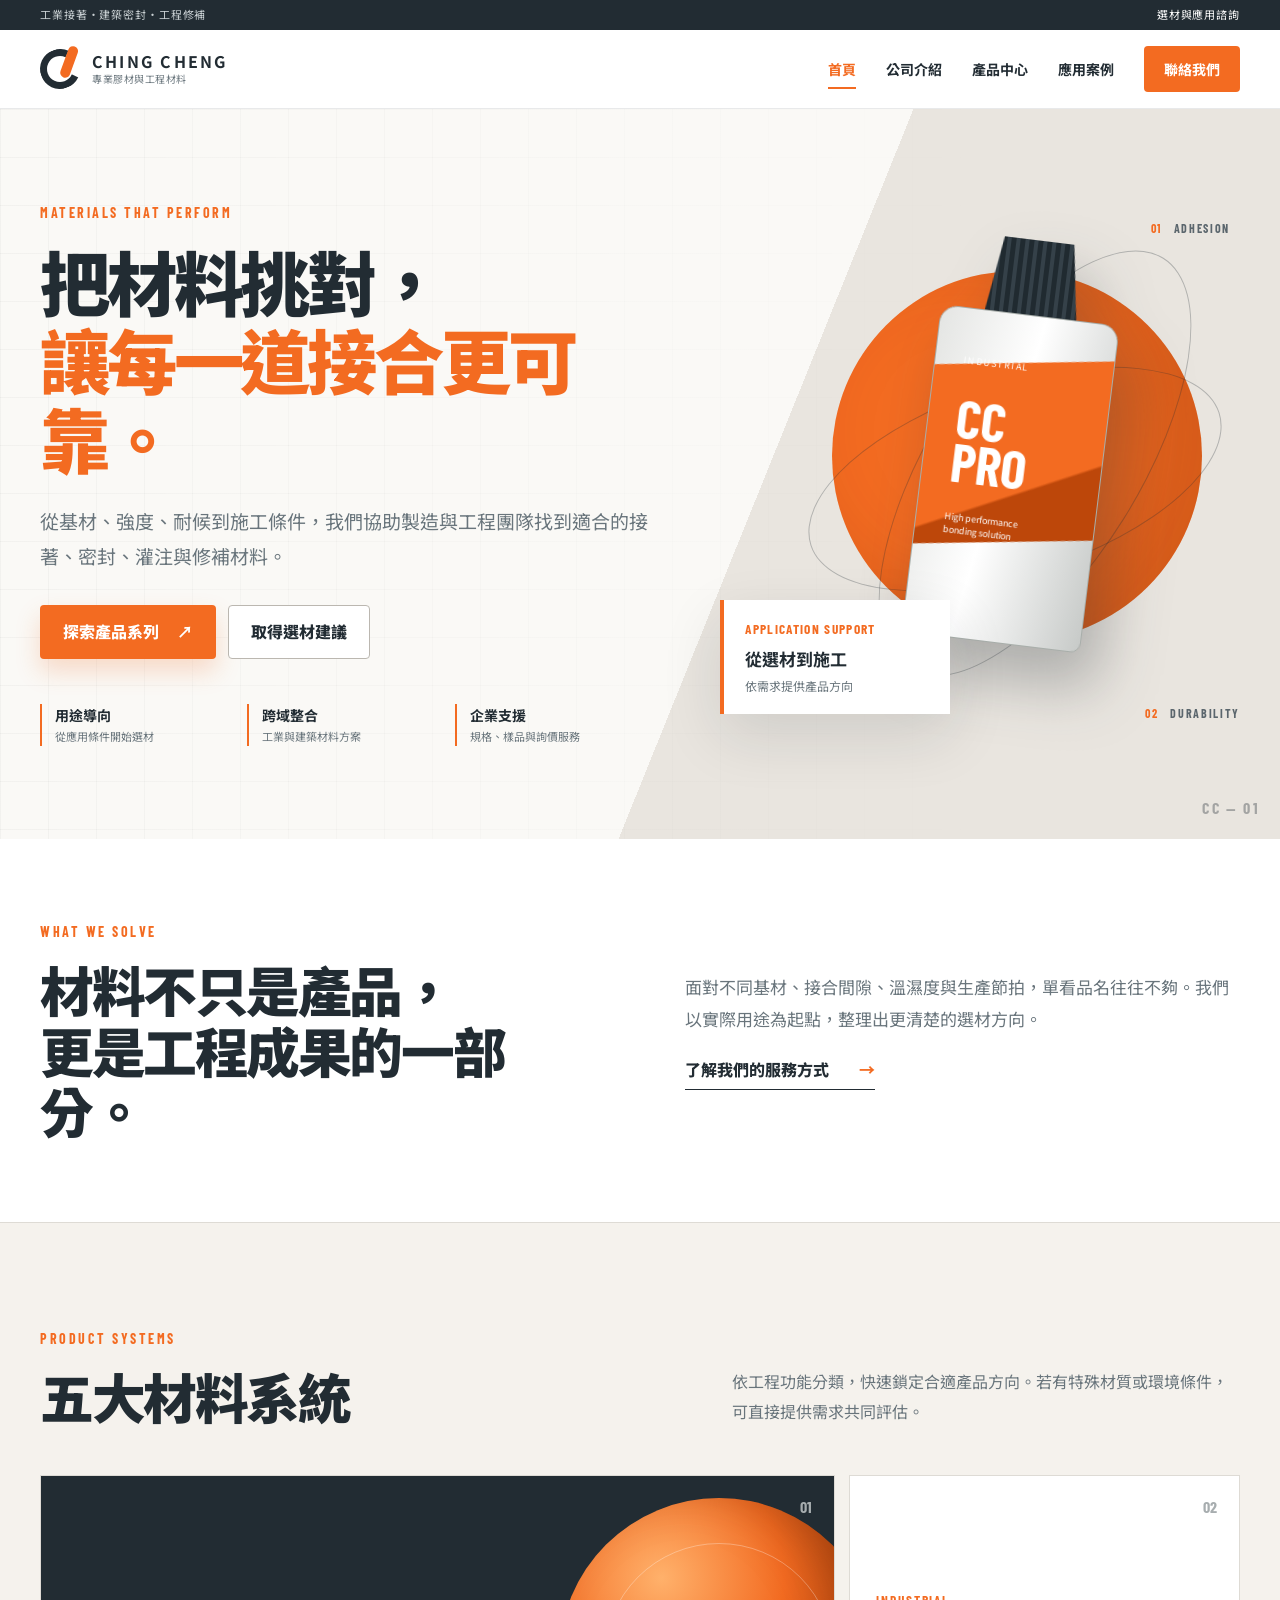
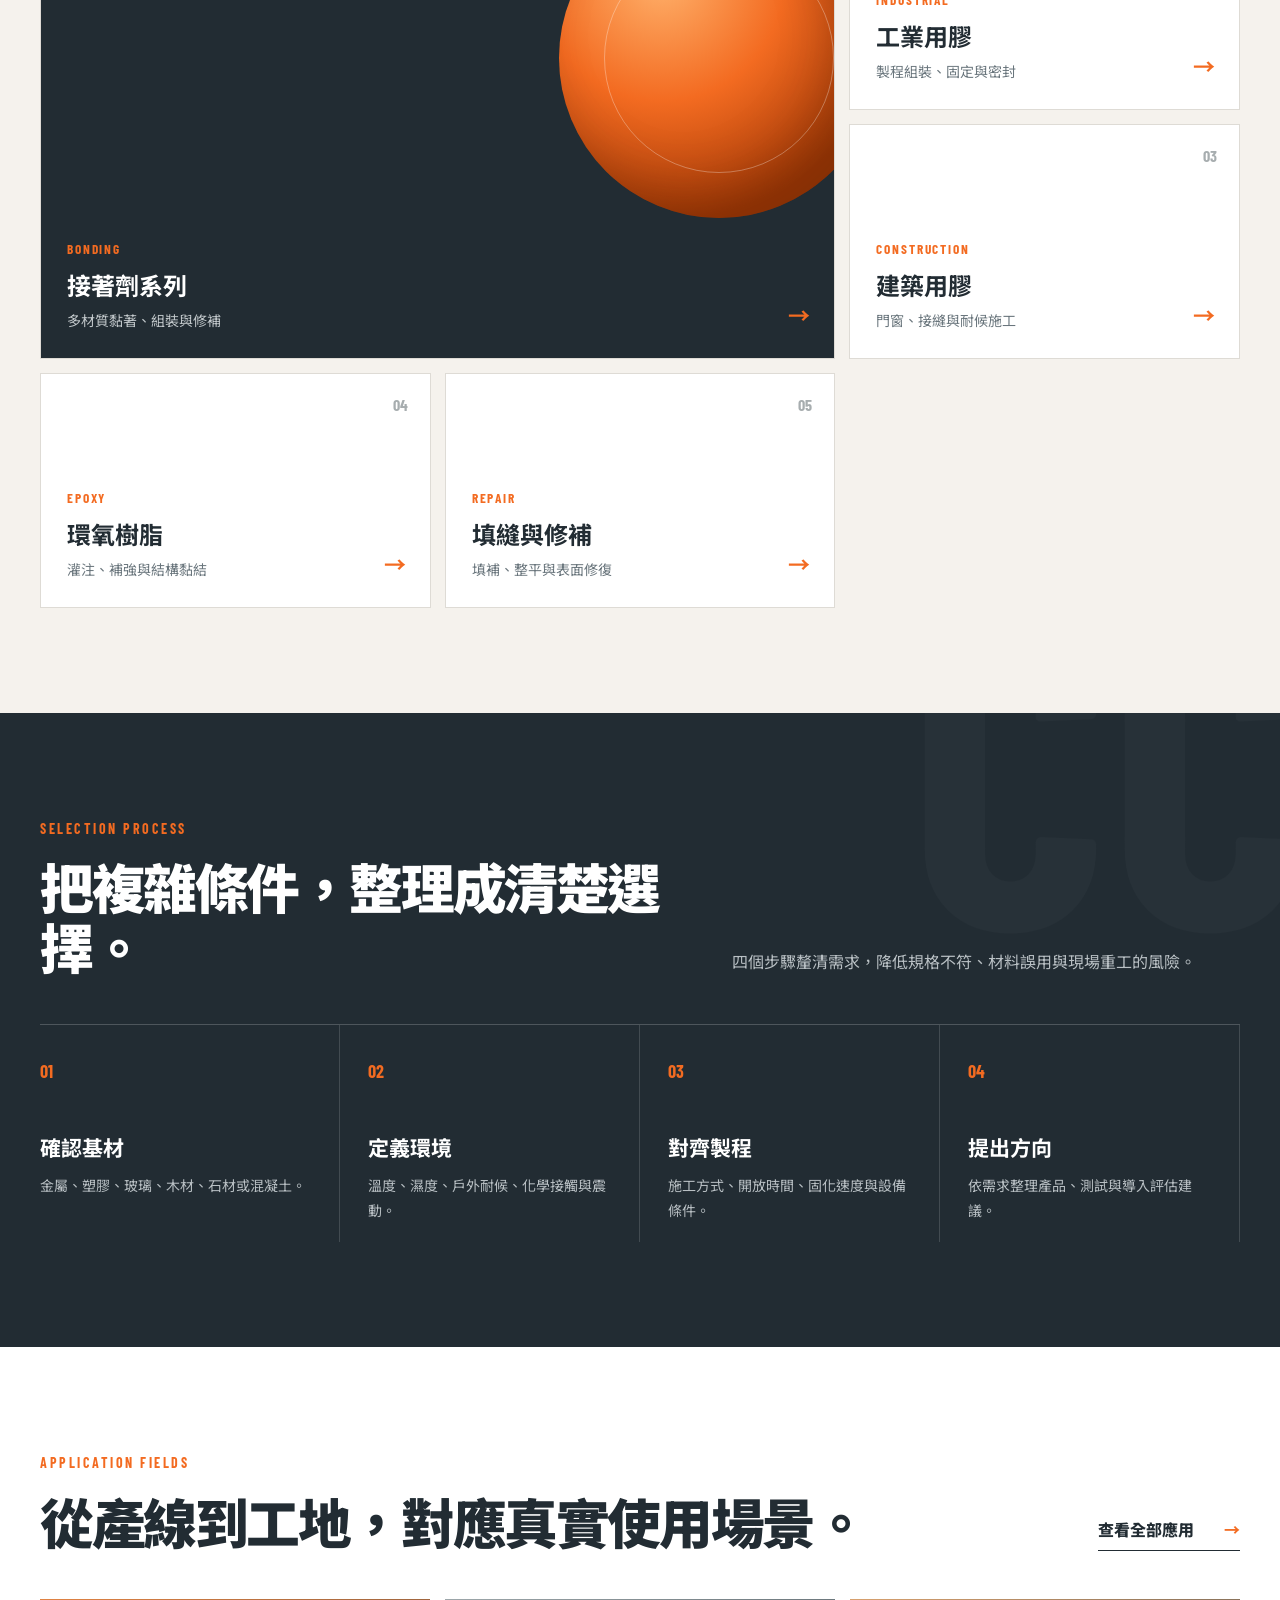
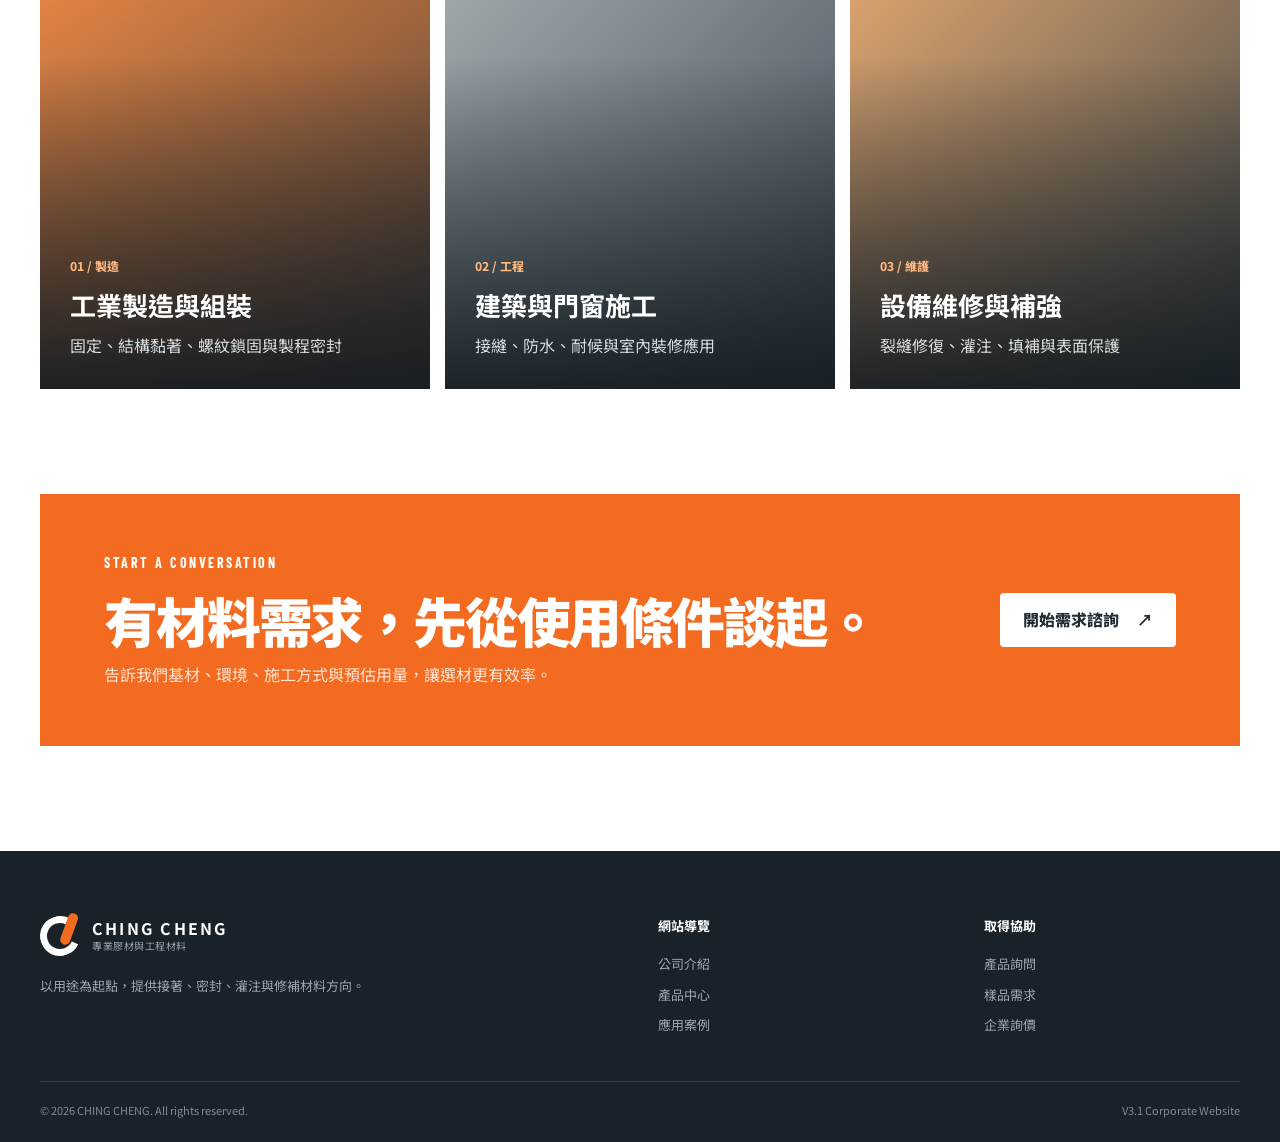
<file: index.html>
<!doctype html>
<html lang="zh-Hant">
<head>
  <meta charset="utf-8">
  <meta name="viewport" content="width=device-width,initial-scale=1,viewport-fit=cover">
  <meta name="description" content="CHING CHENG 提供工業接著、建築密封、環氧灌注與填縫修補材料，協助企業依基材、環境與製程條件快速選材。">
  <meta name="theme-color" content="#222c33">
  <title>CHING CHENG｜工業膠材與工程材料解決方案</title>
  <link rel="stylesheet" href="styles.css">
</head>
<body>
  <a class="skip-link" href="#main">跳至主要內容</a>
  <header class="header">
    <div class="utility"><div class="container">工業接著・建築密封・工程修補 <span>選材與應用諮詢</span></div></div>
    <div class="container nav-wrap">
      <a class="brand" href="index.html" aria-label="CHING CHENG 首頁"><span class="brand-mark" aria-hidden="true"></span><span><strong>CHING CHENG</strong><small>專業膠材與工程材料</small></span></a>
      <button class="menu" type="button" aria-label="開啟導覽選單" aria-expanded="false" aria-controls="site-nav"><span></span><span></span><span></span></button>
      <nav class="nav" id="site-nav" aria-label="主要導覽"><a class="active" aria-current="page" href="index.html">首頁</a><a href="about.html">公司介紹</a><a href="products.html">產品中心</a><a href="applications.html">應用案例</a><a class="nav-cta" href="contact.html">聯絡我們</a></nav>
    </div>
  </header>

  <main id="main">
    <section class="hero">
      <div class="container hero-grid">
        <div class="hero-copy reveal">
          <p class="eyebrow">MATERIALS THAT PERFORM</p>
          <h1>把材料挑對，<br><span>讓每一道接合更可靠。</span></h1>
          <p class="lead">從基材、強度、耐候到施工條件，我們協助製造與工程團隊找到適合的接著、密封、灌注與修補材料。</p>
          <div class="actions"><a class="btn primary" href="products.html">探索產品系列 <span aria-hidden="true">↗</span></a><a class="btn secondary" href="contact.html">取得選材建議</a></div>
          <div class="trust" aria-label="服務特色"><div><b>用途導向</b><span>從應用條件開始選材</span></div><div><b>跨域整合</b><span>工業與建築材料方案</span></div><div><b>企業支援</b><span>規格、樣品與詢價服務</span></div></div>
        </div>
        <div class="hero-stage reveal" aria-label="CHING CHENG 工業膠材產品意象">
          <div class="tech-label label-top"><span>01</span> ADHESION</div>
          <div class="product-pack"><div class="pack-cap"></div><div class="pack-body"><small>INDUSTRIAL</small><strong>CC<br>PRO</strong><span>High performance<br>bonding solution</span></div></div>
          <div class="orbit orbit-one"></div><div class="orbit orbit-two"></div>
          <div class="spec-card"><small>APPLICATION SUPPORT</small><b>從選材到施工</b><span>依需求提供產品方向</span></div>
          <div class="tech-label label-bottom"><span>02</span> DURABILITY</div>
        </div>
      </div>
      <div class="hero-index" aria-hidden="true">CC — 01</div>
    </section>

    <section class="section intro-strip">
      <div class="container split intro-grid reveal"><div><p class="eyebrow">WHAT WE SOLVE</p><h2>材料不只是產品，<br>更是工程成果的一部分。</h2></div><div><p class="lead-sm">面對不同基材、接合間隙、溫濕度與生產節拍，單看品名往往不夠。我們以實際用途為起點，整理出更清楚的選材方向。</p><a class="text-link" href="about.html">了解我們的服務方式 <span>→</span></a></div></div>
    </section>

    <section class="section soft" id="products">
      <div class="container">
        <div class="section-head reveal"><div><p class="eyebrow">PRODUCT SYSTEMS</p><h2>五大材料系統</h2></div><p>依工程功能分類，快速鎖定合適產品方向。若有特殊材質或環境條件，可直接提供需求共同評估。</p></div>
        <div class="category-grid">
          <a class="category-card featured reveal" href="products.html#adhesives"><span class="card-no">01</span><div class="material-orb"></div><div><small>BONDING</small><h3>接著劑系列</h3><p>多材質黏著、組裝與修補</p></div><b>→</b></a>
          <a class="category-card reveal" href="products.html#industrial"><span class="card-no">02</span><div><small>INDUSTRIAL</small><h3>工業用膠</h3><p>製程組裝、固定與密封</p></div><b>→</b></a>
          <a class="category-card reveal" href="products.html#construction"><span class="card-no">03</span><div><small>CONSTRUCTION</small><h3>建築用膠</h3><p>門窗、接縫與耐候施工</p></div><b>→</b></a>
          <a class="category-card reveal" href="products.html#epoxy"><span class="card-no">04</span><div><small>EPOXY</small><h3>環氧樹脂</h3><p>灌注、補強與結構黏結</p></div><b>→</b></a>
          <a class="category-card reveal" href="products.html#sealants"><span class="card-no">05</span><div><small>REPAIR</small><h3>填縫與修補</h3><p>填補、整平與表面修復</p></div><b>→</b></a>
        </div>
      </div>
    </section>

    <section class="section dark process-section">
      <div class="container">
        <div class="section-head reveal"><div><p class="eyebrow">SELECTION PROCESS</p><h2>把複雜條件，整理成清楚選擇。</h2></div><p>四個步驟釐清需求，降低規格不符、材料誤用與現場重工的風險。</p></div>
        <div class="process-grid">
          <article class="process-card reveal"><b>01</b><h3>確認基材</h3><p>金屬、塑膠、玻璃、木材、石材或混凝土。</p></article>
          <article class="process-card reveal"><b>02</b><h3>定義環境</h3><p>溫度、濕度、戶外耐候、化學接觸與震動。</p></article>
          <article class="process-card reveal"><b>03</b><h3>對齊製程</h3><p>施工方式、開放時間、固化速度與設備條件。</p></article>
          <article class="process-card reveal"><b>04</b><h3>提出方向</h3><p>依需求整理產品、測試與導入評估建議。</p></article>
        </div>
      </div>
    </section>

    <section class="section applications-preview">
      <div class="container">
        <div class="section-head reveal"><div><p class="eyebrow">APPLICATION FIELDS</p><h2>從產線到工地，對應真實使用場景。</h2></div><a class="text-link" href="applications.html">查看全部應用 <span>→</span></a></div>
        <div class="application-bands">
          <a class="app-band app-industrial reveal" href="applications.html#manufacturing"><span>01 / 製造</span><h3>工業製造與組裝</h3><p>固定、結構黏著、螺紋鎖固與製程密封</p></a>
          <a class="app-band app-building reveal" href="applications.html#building"><span>02 / 工程</span><h3>建築與門窗施工</h3><p>接縫、防水、耐候與室內裝修應用</p></a>
          <a class="app-band app-maintenance reveal" href="applications.html#maintenance"><span>03 / 維護</span><h3>設備維修與補強</h3><p>裂縫修復、灌注、填補與表面保護</p></a>
        </div>
      </div>
    </section>

    <section class="cta-section"><div class="container cta-panel reveal"><div><p class="eyebrow">START A CONVERSATION</p><h2>有材料需求，先從使用條件談起。</h2><p>告訴我們基材、環境、施工方式與預估用量，讓選材更有效率。</p></div><a class="btn light" href="contact.html">開始需求諮詢 <span>↗</span></a></div></section>
  </main>

  <footer class="footer"><div class="container footer-grid"><div><a class="brand footer-brand" href="index.html"><span class="brand-mark"></span><span><strong>CHING CHENG</strong><small>專業膠材與工程材料</small></span></a><p>以用途為起點，提供接著、密封、灌注與修補材料方向。</p></div><div><strong>網站導覽</strong><a href="about.html">公司介紹</a><a href="products.html">產品中心</a><a href="applications.html">應用案例</a></div><div><strong>取得協助</strong><a href="contact.html">產品詢問</a><a href="contact.html?topic=sample">樣品需求</a><a href="contact.html?topic=quote">企業詢價</a></div></div><div class="container footer-bottom"><span>© <span data-year></span> CHING CHENG. All rights reserved.</span><span>V3.1 Corporate Website</span></div></footer>
  <script src="main.js" defer></script>
</body>
</html>
</file>
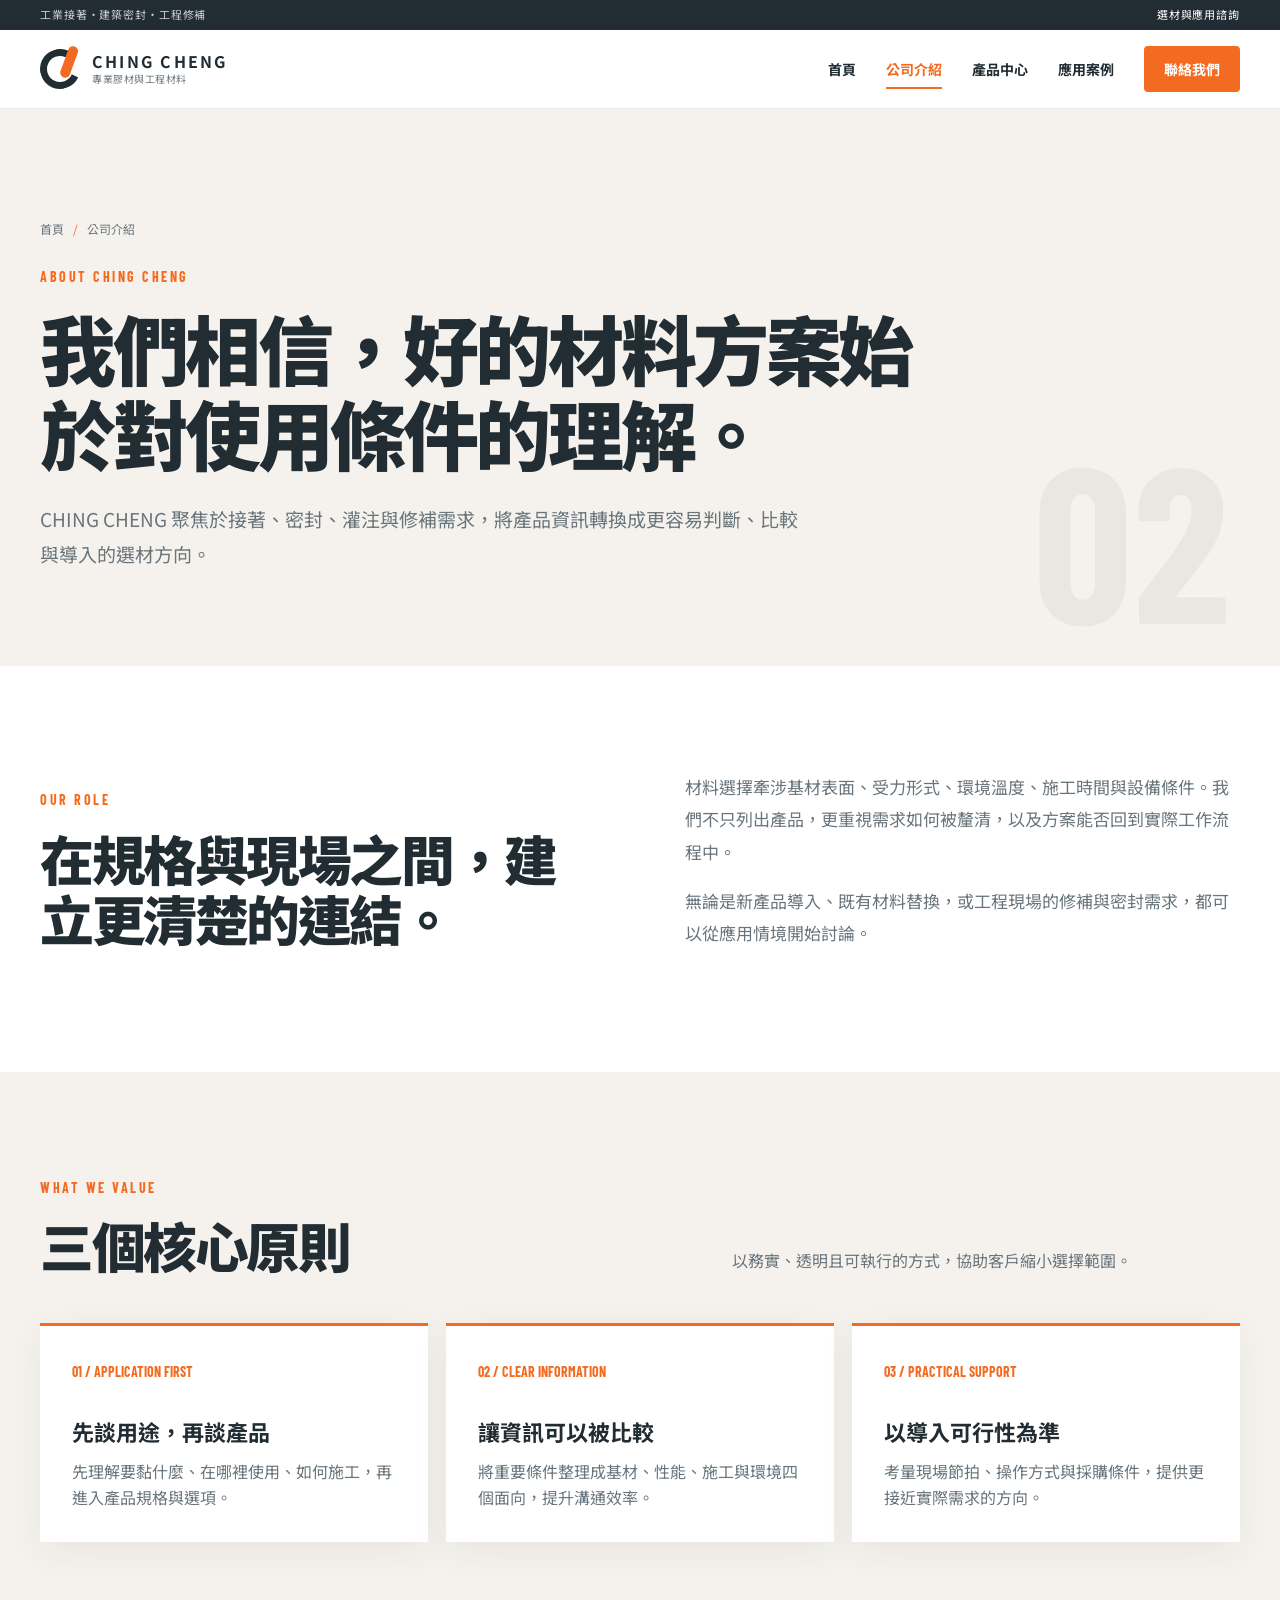
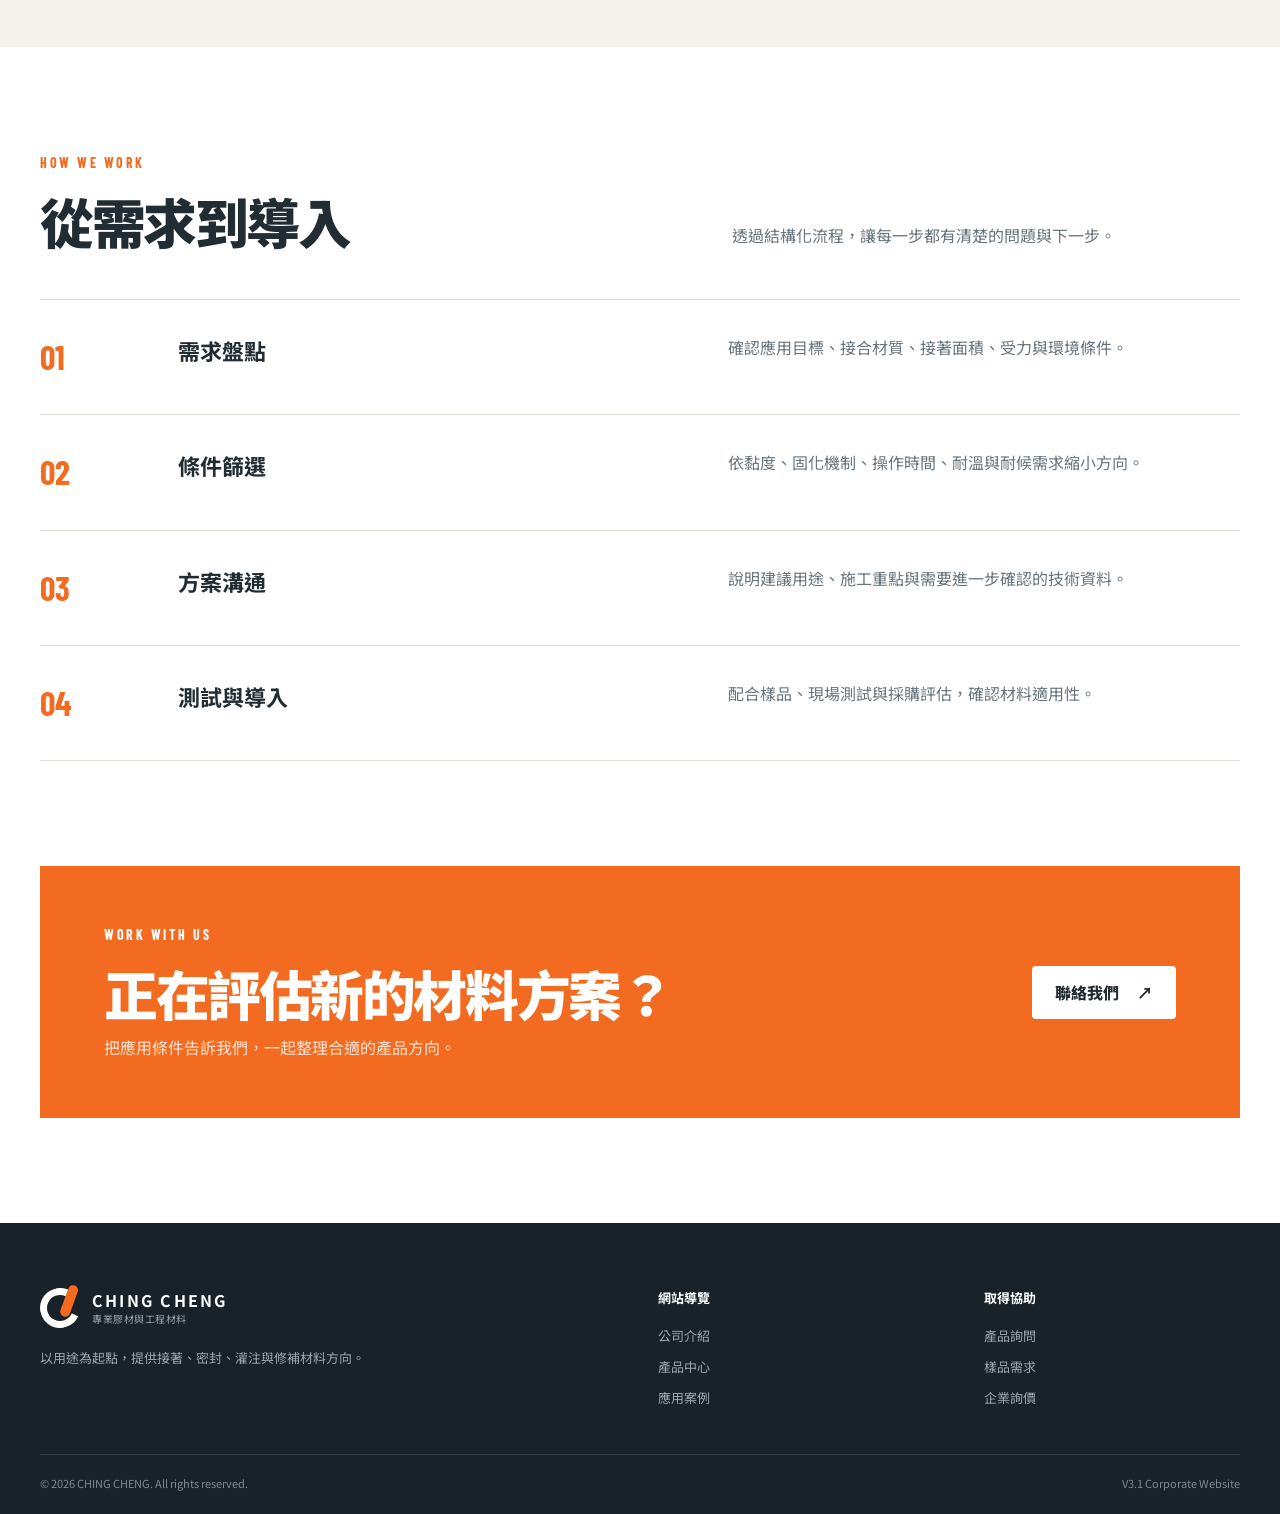
<file: about.html>
<!doctype html>
<html lang="zh-Hant">
<head>
  <meta charset="utf-8"><meta name="viewport" content="width=device-width,initial-scale=1,viewport-fit=cover"><meta name="description" content="認識 CHING CHENG 的材料服務方式：從應用需求、基材條件到產品導入，協助企業做出更適合的選材決策。"><meta name="theme-color" content="#222c33">
  <title>公司介紹｜CHING CHENG</title><link rel="stylesheet" href="styles.css">
</head>
<body>
  <a class="skip-link" href="#main">跳至主要內容</a>
  <header class="header"><div class="utility"><div class="container">工業接著・建築密封・工程修補 <span>選材與應用諮詢</span></div></div><div class="container nav-wrap"><a class="brand" href="index.html" aria-label="CHING CHENG 首頁"><span class="brand-mark"></span><span><strong>CHING CHENG</strong><small>專業膠材與工程材料</small></span></a><button class="menu" type="button" aria-label="開啟導覽選單" aria-expanded="false" aria-controls="site-nav"><span></span><span></span><span></span></button><nav class="nav" id="site-nav" aria-label="主要導覽"><a href="index.html">首頁</a><a class="active" aria-current="page" href="about.html">公司介紹</a><a href="products.html">產品中心</a><a href="applications.html">應用案例</a><a class="nav-cta" href="contact.html">聯絡我們</a></nav></div></header>
  <main id="main">
    <section class="page-hero" data-index="02"><div class="container reveal"><div class="breadcrumb"><a href="index.html">首頁</a><span>/</span>公司介紹</div><p class="eyebrow">ABOUT CHING CHENG</p><h1>我們相信，好的材料方案始於對使用條件的理解。</h1><p class="lead">CHING CHENG 聚焦於接著、密封、灌注與修補需求，將產品資訊轉換成更容易判斷、比較與導入的選材方向。</p></div></section>
    <section class="section"><div class="container split reveal"><div><p class="eyebrow">OUR ROLE</p><h2>在規格與現場之間，建立更清楚的連結。</h2></div><div><p class="lead-sm">材料選擇牽涉基材表面、受力形式、環境溫度、施工時間與設備條件。我們不只列出產品，更重視需求如何被釐清，以及方案能否回到實際工作流程中。</p><p class="lead-sm">無論是新產品導入、既有材料替換，或工程現場的修補與密封需求，都可以從應用情境開始討論。</p></div></div></section>
    <section class="section soft"><div class="container"><div class="section-head reveal"><div><p class="eyebrow">WHAT WE VALUE</p><h2>三個核心原則</h2></div><p>以務實、透明且可執行的方式，協助客戶縮小選擇範圍。</p></div><div class="value-grid"><article class="value-card reveal"><b>01 / APPLICATION FIRST</b><h3>先談用途，再談產品</h3><p>先理解要黏什麼、在哪裡使用、如何施工，再進入產品規格與選項。</p></article><article class="value-card reveal"><b>02 / CLEAR INFORMATION</b><h3>讓資訊可以被比較</h3><p>將重要條件整理成基材、性能、施工與環境四個面向，提升溝通效率。</p></article><article class="value-card reveal"><b>03 / PRACTICAL SUPPORT</b><h3>以導入可行性為準</h3><p>考量現場節拍、操作方式與採購條件，提供更接近實際需求的方向。</p></article></div></div></section>
    <section class="section"><div class="container"><div class="section-head reveal"><div><p class="eyebrow">HOW WE WORK</p><h2>從需求到導入</h2></div><p>透過結構化流程，讓每一步都有清楚的問題與下一步。</p></div><div class="service-steps"><article class="service-step reveal"><b>01</b><h3>需求盤點</h3><p>確認應用目標、接合材質、接著面積、受力與環境條件。</p></article><article class="service-step reveal"><b>02</b><h3>條件篩選</h3><p>依黏度、固化機制、操作時間、耐溫與耐候需求縮小方向。</p></article><article class="service-step reveal"><b>03</b><h3>方案溝通</h3><p>說明建議用途、施工重點與需要進一步確認的技術資料。</p></article><article class="service-step reveal"><b>04</b><h3>測試與導入</h3><p>配合樣品、現場測試與採購評估，確認材料適用性。</p></article></div></div></section>
    <section class="cta-section"><div class="container cta-panel reveal"><div><p class="eyebrow">WORK WITH US</p><h2>正在評估新的材料方案？</h2><p>把應用條件告訴我們，一起整理合適的產品方向。</p></div><a class="btn light" href="contact.html">聯絡我們 <span>↗</span></a></div></section>
  </main>
  <footer class="footer"><div class="container footer-grid"><div><a class="brand footer-brand" href="index.html"><span class="brand-mark"></span><span><strong>CHING CHENG</strong><small>專業膠材與工程材料</small></span></a><p>以用途為起點，提供接著、密封、灌注與修補材料方向。</p></div><div><strong>網站導覽</strong><a href="about.html">公司介紹</a><a href="products.html">產品中心</a><a href="applications.html">應用案例</a></div><div><strong>取得協助</strong><a href="contact.html">產品詢問</a><a href="contact.html?topic=sample">樣品需求</a><a href="contact.html?topic=quote">企業詢價</a></div></div><div class="container footer-bottom"><span>© <span data-year></span> CHING CHENG. All rights reserved.</span><span>V3.1 Corporate Website</span></div></footer>
  <script src="main.js" defer></script>
</body></html>
</file>
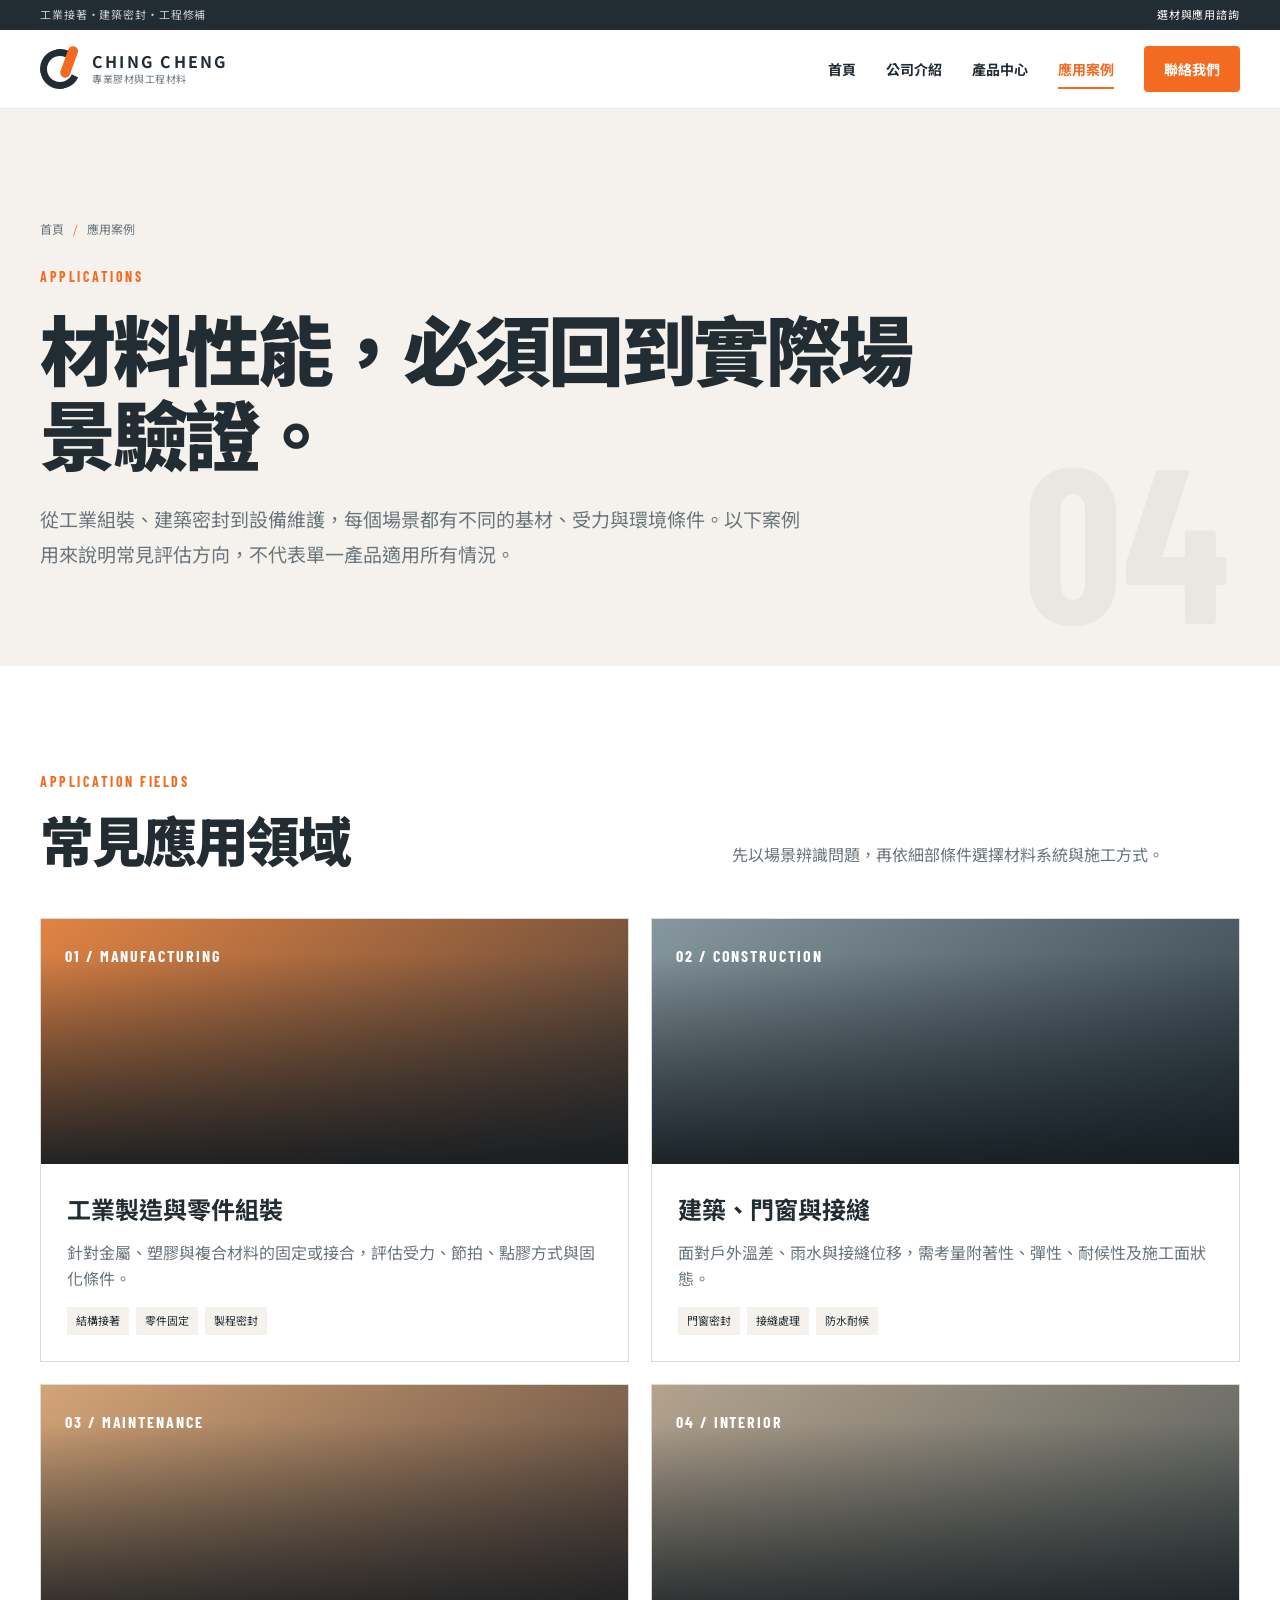
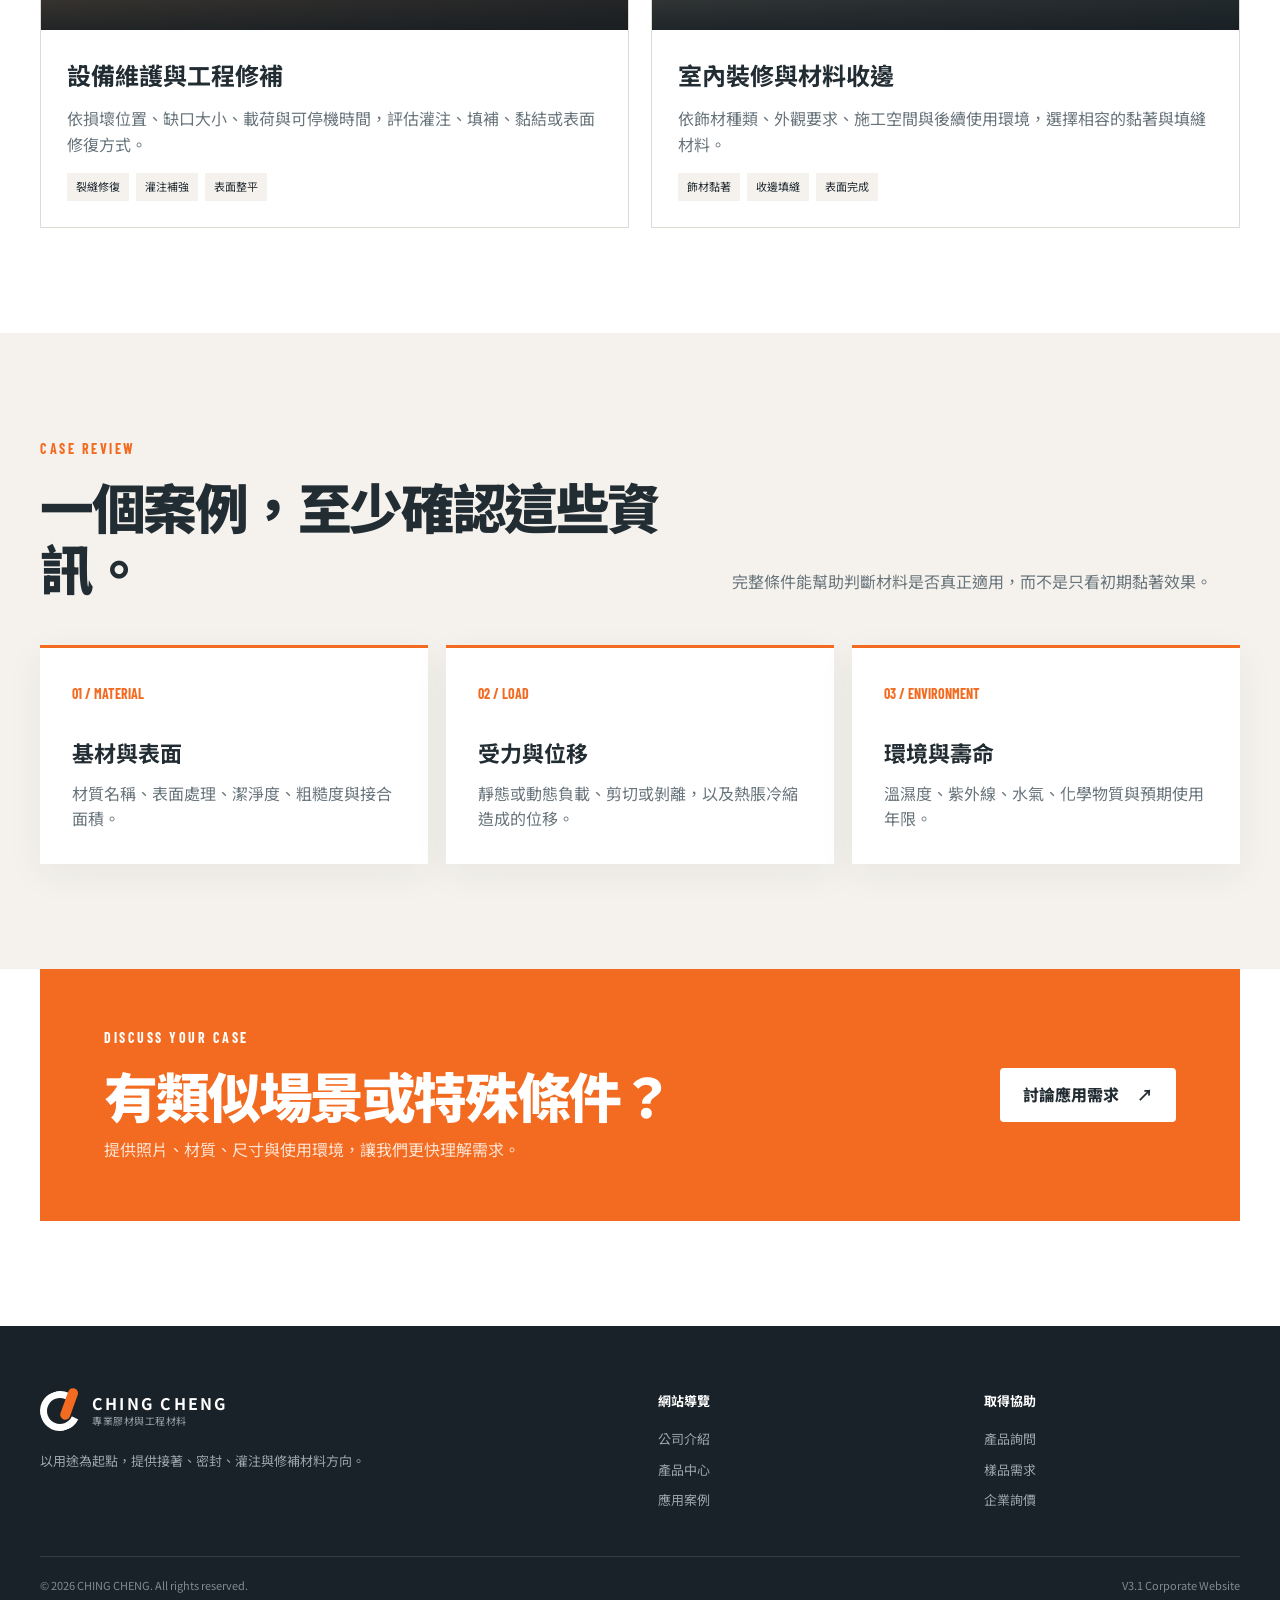
<file: applications.html>
<!doctype html>
<html lang="zh-Hant">
<head>
  <meta charset="utf-8"><meta name="viewport" content="width=device-width,initial-scale=1,viewport-fit=cover"><meta name="description" content="CHING CHENG 工業製造、建築門窗、設備維修與防水密封應用案例方向。"><meta name="theme-color" content="#222c33">
  <title>應用案例｜CHING CHENG</title><link rel="stylesheet" href="styles.css">
</head>
<body>
  <a class="skip-link" href="#main">跳至主要內容</a>
  <header class="header"><div class="utility"><div class="container">工業接著・建築密封・工程修補 <span>選材與應用諮詢</span></div></div><div class="container nav-wrap"><a class="brand" href="index.html" aria-label="CHING CHENG 首頁"><span class="brand-mark"></span><span><strong>CHING CHENG</strong><small>專業膠材與工程材料</small></span></a><button class="menu" type="button" aria-label="開啟導覽選單" aria-expanded="false" aria-controls="site-nav"><span></span><span></span><span></span></button><nav class="nav" id="site-nav" aria-label="主要導覽"><a href="index.html">首頁</a><a href="about.html">公司介紹</a><a href="products.html">產品中心</a><a class="active" aria-current="page" href="applications.html">應用案例</a><a class="nav-cta" href="contact.html">聯絡我們</a></nav></div></header>
  <main id="main">
    <section class="page-hero" data-index="04"><div class="container reveal"><div class="breadcrumb"><a href="index.html">首頁</a><span>/</span>應用案例</div><p class="eyebrow">APPLICATIONS</p><h1>材料性能，必須回到實際場景驗證。</h1><p class="lead">從工業組裝、建築密封到設備維護，每個場景都有不同的基材、受力與環境條件。以下案例用來說明常見評估方向，不代表單一產品適用所有情況。</p></div></section>
    <section class="section"><div class="container"><div class="section-head reveal"><div><p class="eyebrow">APPLICATION FIELDS</p><h2>常見應用領域</h2></div><p>先以場景辨識問題，再依細部條件選擇材料系統與施工方式。</p></div><div class="case-grid">
      <article class="case-card reveal" id="manufacturing"><div class="case-visual"><span>01 / MANUFACTURING</span></div><div class="case-content"><h3>工業製造與零件組裝</h3><p>針對金屬、塑膠與複合材料的固定或接合，評估受力、節拍、點膠方式與固化條件。</p><div class="case-tags"><span>結構接著</span><span>零件固定</span><span>製程密封</span></div></div></article>
      <article class="case-card reveal" id="building"><div class="case-visual"><span>02 / CONSTRUCTION</span></div><div class="case-content"><h3>建築、門窗與接縫</h3><p>面對戶外溫差、雨水與接縫位移，需考量附著性、彈性、耐候性及施工面狀態。</p><div class="case-tags"><span>門窗密封</span><span>接縫處理</span><span>防水耐候</span></div></div></article>
      <article class="case-card reveal" id="maintenance"><div class="case-visual"><span>03 / MAINTENANCE</span></div><div class="case-content"><h3>設備維護與工程修補</h3><p>依損壞位置、缺口大小、載荷與可停機時間，評估灌注、填補、黏結或表面修復方式。</p><div class="case-tags"><span>裂縫修復</span><span>灌注補強</span><span>表面整平</span></div></div></article>
      <article class="case-card reveal"><div class="case-visual"><span>04 / INTERIOR</span></div><div class="case-content"><h3>室內裝修與材料收邊</h3><p>依飾材種類、外觀要求、施工空間與後續使用環境，選擇相容的黏著與填縫材料。</p><div class="case-tags"><span>飾材黏著</span><span>收邊填縫</span><span>表面完成</span></div></div></article>
    </div></div></section>
    <section class="section soft"><div class="container"><div class="section-head reveal"><div><p class="eyebrow">CASE REVIEW</p><h2>一個案例，至少確認這些資訊。</h2></div><p>完整條件能幫助判斷材料是否真正適用，而不是只看初期黏著效果。</p></div><div class="value-grid"><article class="value-card reveal"><b>01 / MATERIAL</b><h3>基材與表面</h3><p>材質名稱、表面處理、潔淨度、粗糙度與接合面積。</p></article><article class="value-card reveal"><b>02 / LOAD</b><h3>受力與位移</h3><p>靜態或動態負載、剪切或剝離，以及熱脹冷縮造成的位移。</p></article><article class="value-card reveal"><b>03 / ENVIRONMENT</b><h3>環境與壽命</h3><p>溫濕度、紫外線、水氣、化學物質與預期使用年限。</p></article></div></div></section>
    <section class="cta-section"><div class="container cta-panel reveal"><div><p class="eyebrow">DISCUSS YOUR CASE</p><h2>有類似場景或特殊條件？</h2><p>提供照片、材質、尺寸與使用環境，讓我們更快理解需求。</p></div><a class="btn light" href="contact.html?topic=case">討論應用需求 <span>↗</span></a></div></section>
  </main>
  <footer class="footer"><div class="container footer-grid"><div><a class="brand footer-brand" href="index.html"><span class="brand-mark"></span><span><strong>CHING CHENG</strong><small>專業膠材與工程材料</small></span></a><p>以用途為起點，提供接著、密封、灌注與修補材料方向。</p></div><div><strong>網站導覽</strong><a href="about.html">公司介紹</a><a href="products.html">產品中心</a><a href="applications.html">應用案例</a></div><div><strong>取得協助</strong><a href="contact.html">產品詢問</a><a href="contact.html?topic=sample">樣品需求</a><a href="contact.html?topic=quote">企業詢價</a></div></div><div class="container footer-bottom"><span>© <span data-year></span> CHING CHENG. All rights reserved.</span><span>V3.1 Corporate Website</span></div></footer>
  <script src="main.js" defer></script>
</body></html>
</file>
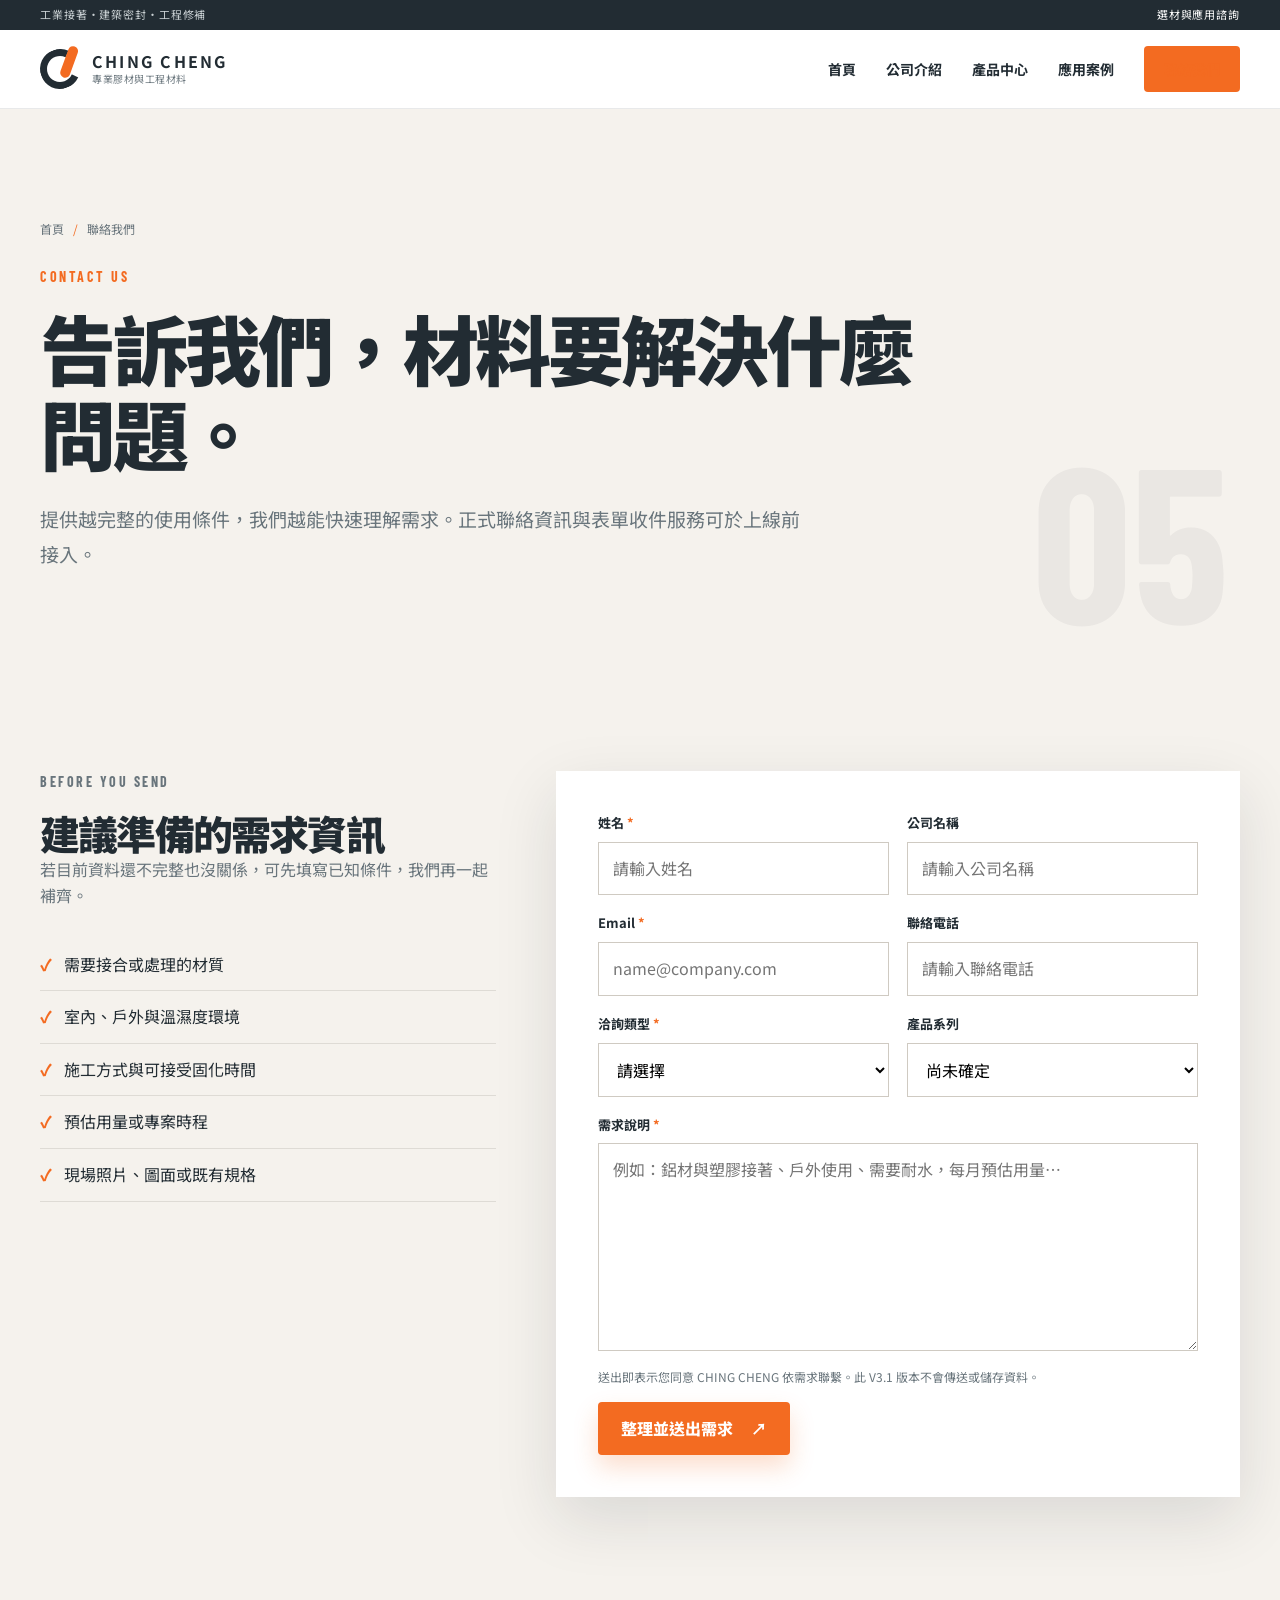
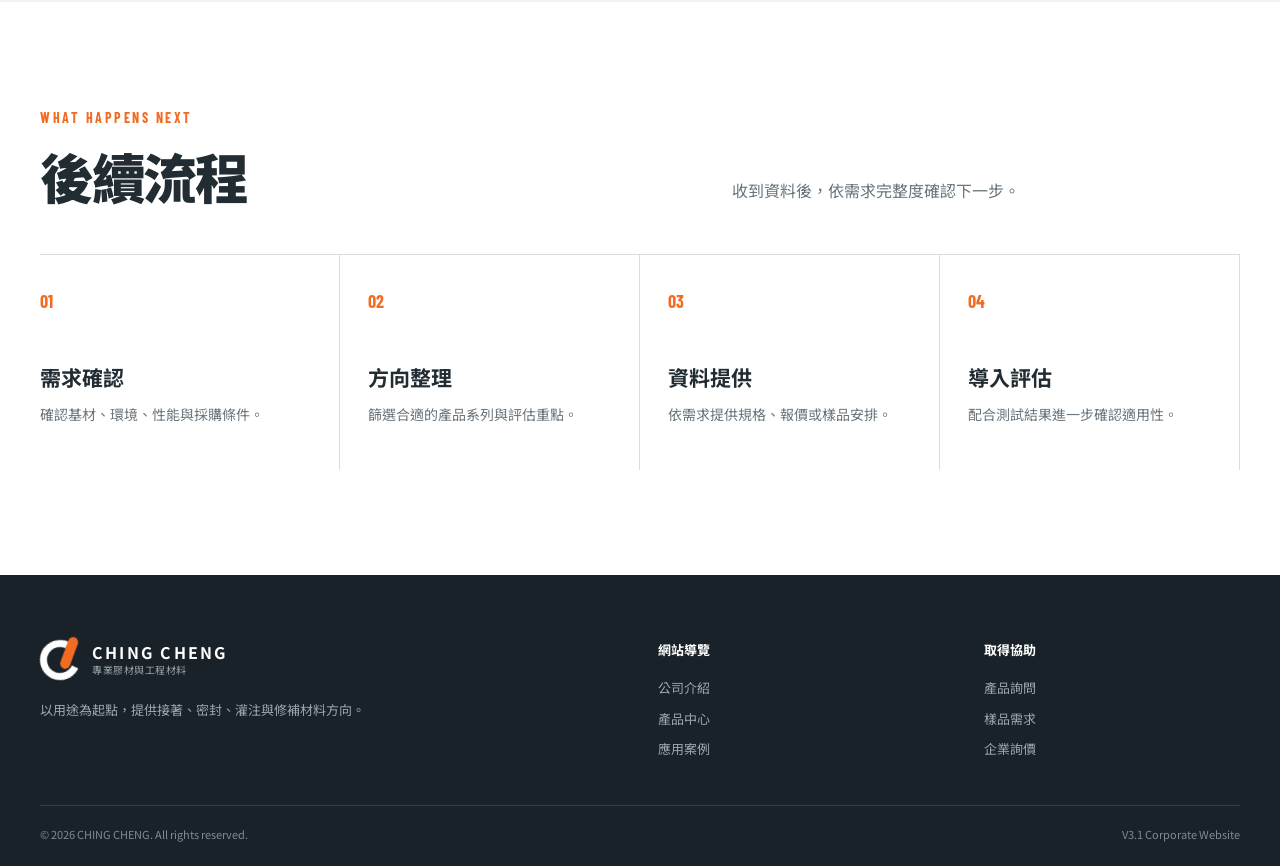
<file: contact.html>
<!doctype html>
<html lang="zh-Hant">
<head>
  <meta charset="utf-8"><meta name="viewport" content="width=device-width,initial-scale=1,viewport-fit=cover"><meta name="description" content="聯絡 CHING CHENG，洽詢工業膠材、建築密封、環氧灌注與填縫修補材料。"><meta name="theme-color" content="#222c33">
  <title>聯絡我們｜CHING CHENG</title><link rel="stylesheet" href="styles.css">
</head>
<body>
  <a class="skip-link" href="#main">跳至主要內容</a>
  <header class="header"><div class="utility"><div class="container">工業接著・建築密封・工程修補 <span>選材與應用諮詢</span></div></div><div class="container nav-wrap"><a class="brand" href="index.html" aria-label="CHING CHENG 首頁"><span class="brand-mark"></span><span><strong>CHING CHENG</strong><small>專業膠材與工程材料</small></span></a><button class="menu" type="button" aria-label="開啟導覽選單" aria-expanded="false" aria-controls="site-nav"><span></span><span></span><span></span></button><nav class="nav" id="site-nav" aria-label="主要導覽"><a href="index.html">首頁</a><a href="about.html">公司介紹</a><a href="products.html">產品中心</a><a href="applications.html">應用案例</a><a class="nav-cta active" aria-current="page" href="contact.html">聯絡我們</a></nav></div></header>
  <main id="main">
    <section class="page-hero" data-index="05"><div class="container reveal"><div class="breadcrumb"><a href="index.html">首頁</a><span>/</span>聯絡我們</div><p class="eyebrow">CONTACT US</p><h1>告訴我們，材料要解決什麼問題。</h1><p class="lead">提供越完整的使用條件，我們越能快速理解需求。正式聯絡資訊與表單收件服務可於上線前接入。</p></div></section>
    <section class="section soft"><div class="container contact-layout">
      <aside class="contact-aside reveal"><p class="eyebrow">BEFORE YOU SEND</p><h2>建議準備的需求資訊</h2><p>若目前資料還不完整也沒關係，可先填寫已知條件，我們再一起補齊。</p><ul class="contact-checklist"><li>需要接合或處理的材質</li><li>室內、戶外與溫濕度環境</li><li>施工方式與可接受固化時間</li><li>預估用量或專案時程</li><li>現場照片、圖面或既有規格</li></ul></aside>
      <form class="contact-form reveal" data-demo novalidate>
        <div class="form-status" role="status" aria-live="polite">需求已完成整理。此版本為展示表單，正式上線前接入收件服務後即可送出。</div>
        <div class="form-grid">
          <div class="field"><label for="name">姓名 <span class="required">*</span></label><input id="name" name="name" autocomplete="name" required placeholder="請輸入姓名"></div>
          <div class="field"><label for="company">公司名稱</label><input id="company" name="company" autocomplete="organization" placeholder="請輸入公司名稱"></div>
          <div class="field"><label for="email">Email <span class="required">*</span></label><input id="email" name="email" type="email" autocomplete="email" required placeholder="name@company.com"></div>
          <div class="field"><label for="phone">聯絡電話</label><input id="phone" name="phone" type="tel" autocomplete="tel" placeholder="請輸入聯絡電話"></div>
          <div class="field"><label for="topic">洽詢類型 <span class="required">*</span></label><select id="topic" name="topic" required><option value="">請選擇</option><option value="selection">產品選材</option><option value="quote">企業詢價</option><option value="sample">樣品需求</option><option value="case">應用案例</option><option value="other">其他需求</option></select></div>
          <div class="field"><label for="product">產品系列</label><select id="product" name="product"><option value="">尚未確定</option><option>接著劑系列</option><option>工業用膠</option><option>建築用膠</option><option>環氧樹脂</option><option>填縫與修補材料</option></select></div>
          <div class="field full"><label for="message">需求說明 <span class="required">*</span></label><textarea id="message" name="message" rows="7" required placeholder="例如：鋁材與塑膠接著、戶外使用、需要耐水，每月預估用量…"></textarea></div>
        </div>
        <p class="form-note">送出即表示您同意 CHING CHENG 依需求聯繫。此 V3.1 版本不會傳送或儲存資料。</p>
        <button class="btn primary" type="submit">整理並送出需求 <span>↗</span></button>
      </form>
    </div></section>
    <section class="section"><div class="container"><div class="section-head reveal"><div><p class="eyebrow">WHAT HAPPENS NEXT</p><h2>後續流程</h2></div><p>收到資料後，依需求完整度確認下一步。</p></div><div class="process-grid light-process"><article class="process-card reveal"><b>01</b><h3>需求確認</h3><p>確認基材、環境、性能與採購條件。</p></article><article class="process-card reveal"><b>02</b><h3>方向整理</h3><p>篩選合適的產品系列與評估重點。</p></article><article class="process-card reveal"><b>03</b><h3>資料提供</h3><p>依需求提供規格、報價或樣品安排。</p></article><article class="process-card reveal"><b>04</b><h3>導入評估</h3><p>配合測試結果進一步確認適用性。</p></article></div></div></section>
  </main>
  <footer class="footer"><div class="container footer-grid"><div><a class="brand footer-brand" href="index.html"><span class="brand-mark"></span><span><strong>CHING CHENG</strong><small>專業膠材與工程材料</small></span></a><p>以用途為起點，提供接著、密封、灌注與修補材料方向。</p></div><div><strong>網站導覽</strong><a href="about.html">公司介紹</a><a href="products.html">產品中心</a><a href="applications.html">應用案例</a></div><div><strong>取得協助</strong><a href="contact.html">產品詢問</a><a href="contact.html?topic=sample">樣品需求</a><a href="contact.html?topic=quote">企業詢價</a></div></div><div class="container footer-bottom"><span>© <span data-year></span> CHING CHENG. All rights reserved.</span><span>V3.1 Corporate Website</span></div></footer>
  <script src="main.js" defer></script>
</body></html>
</file>
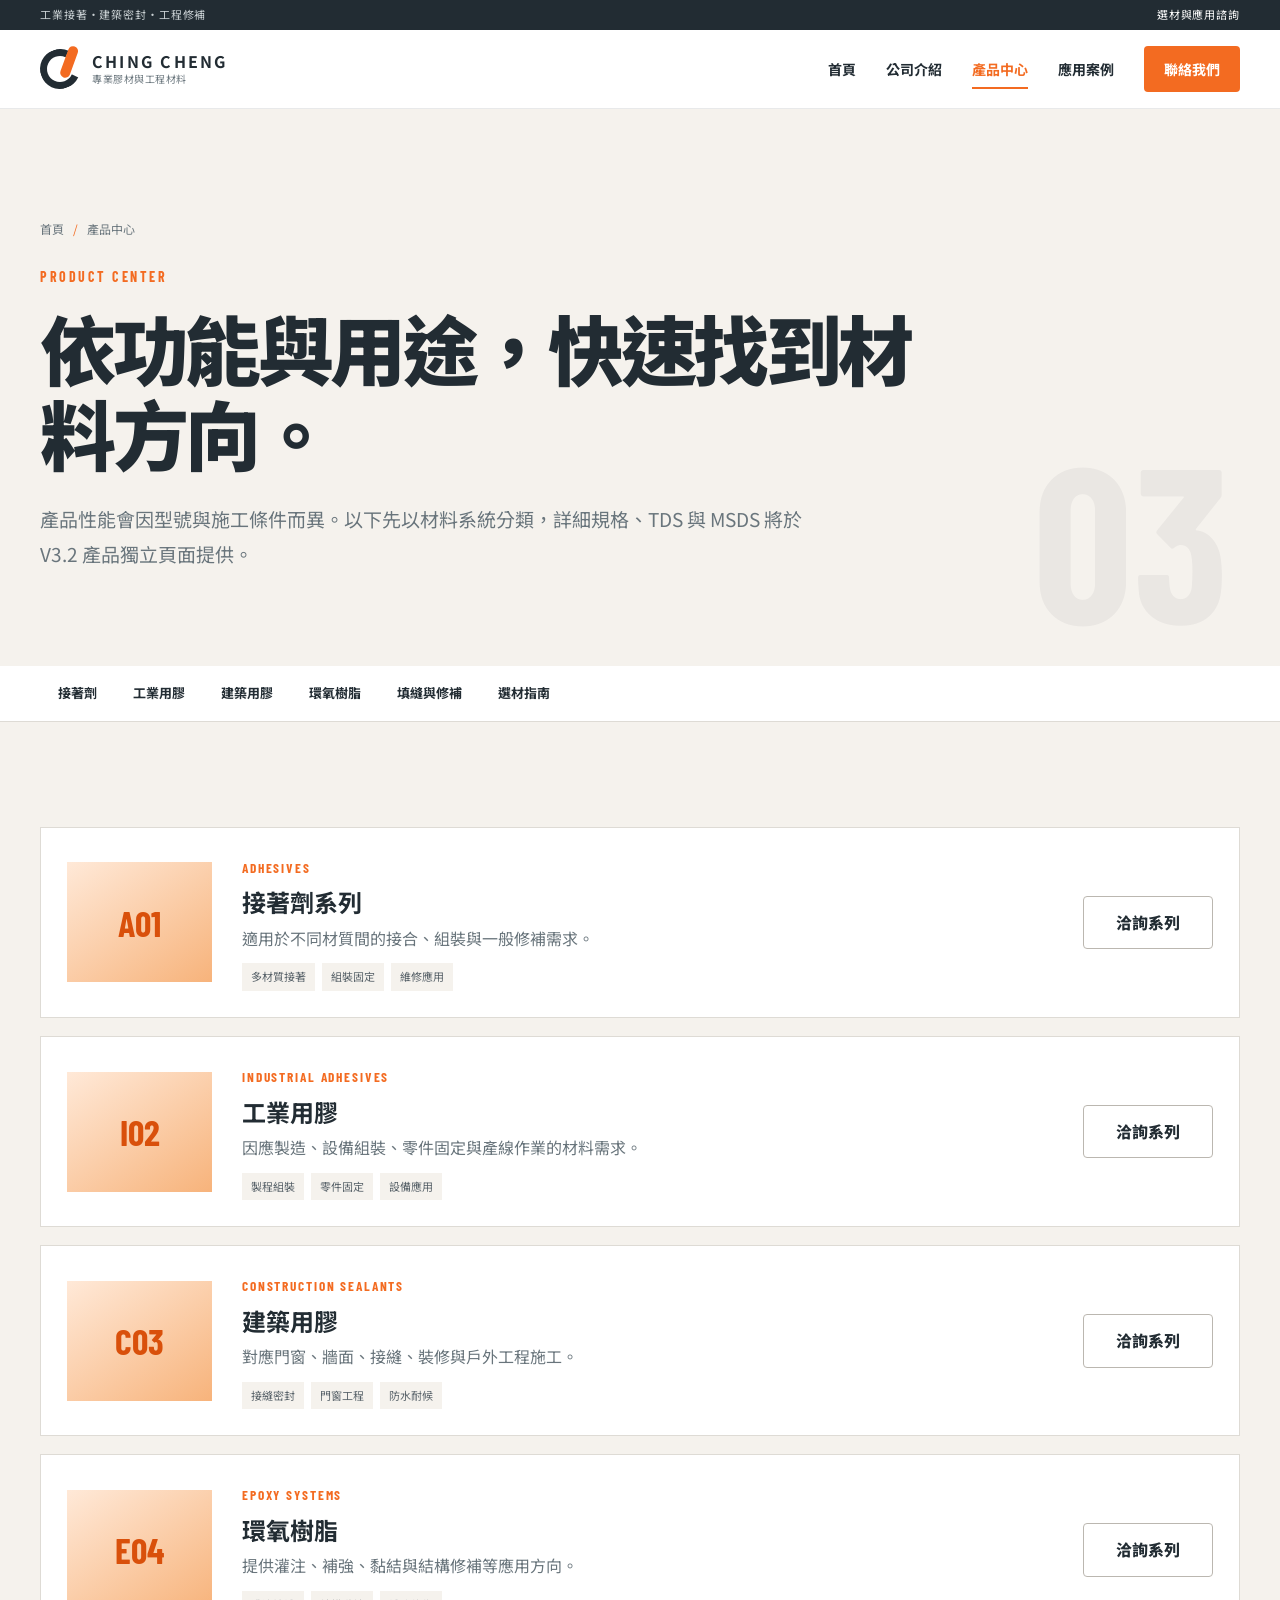
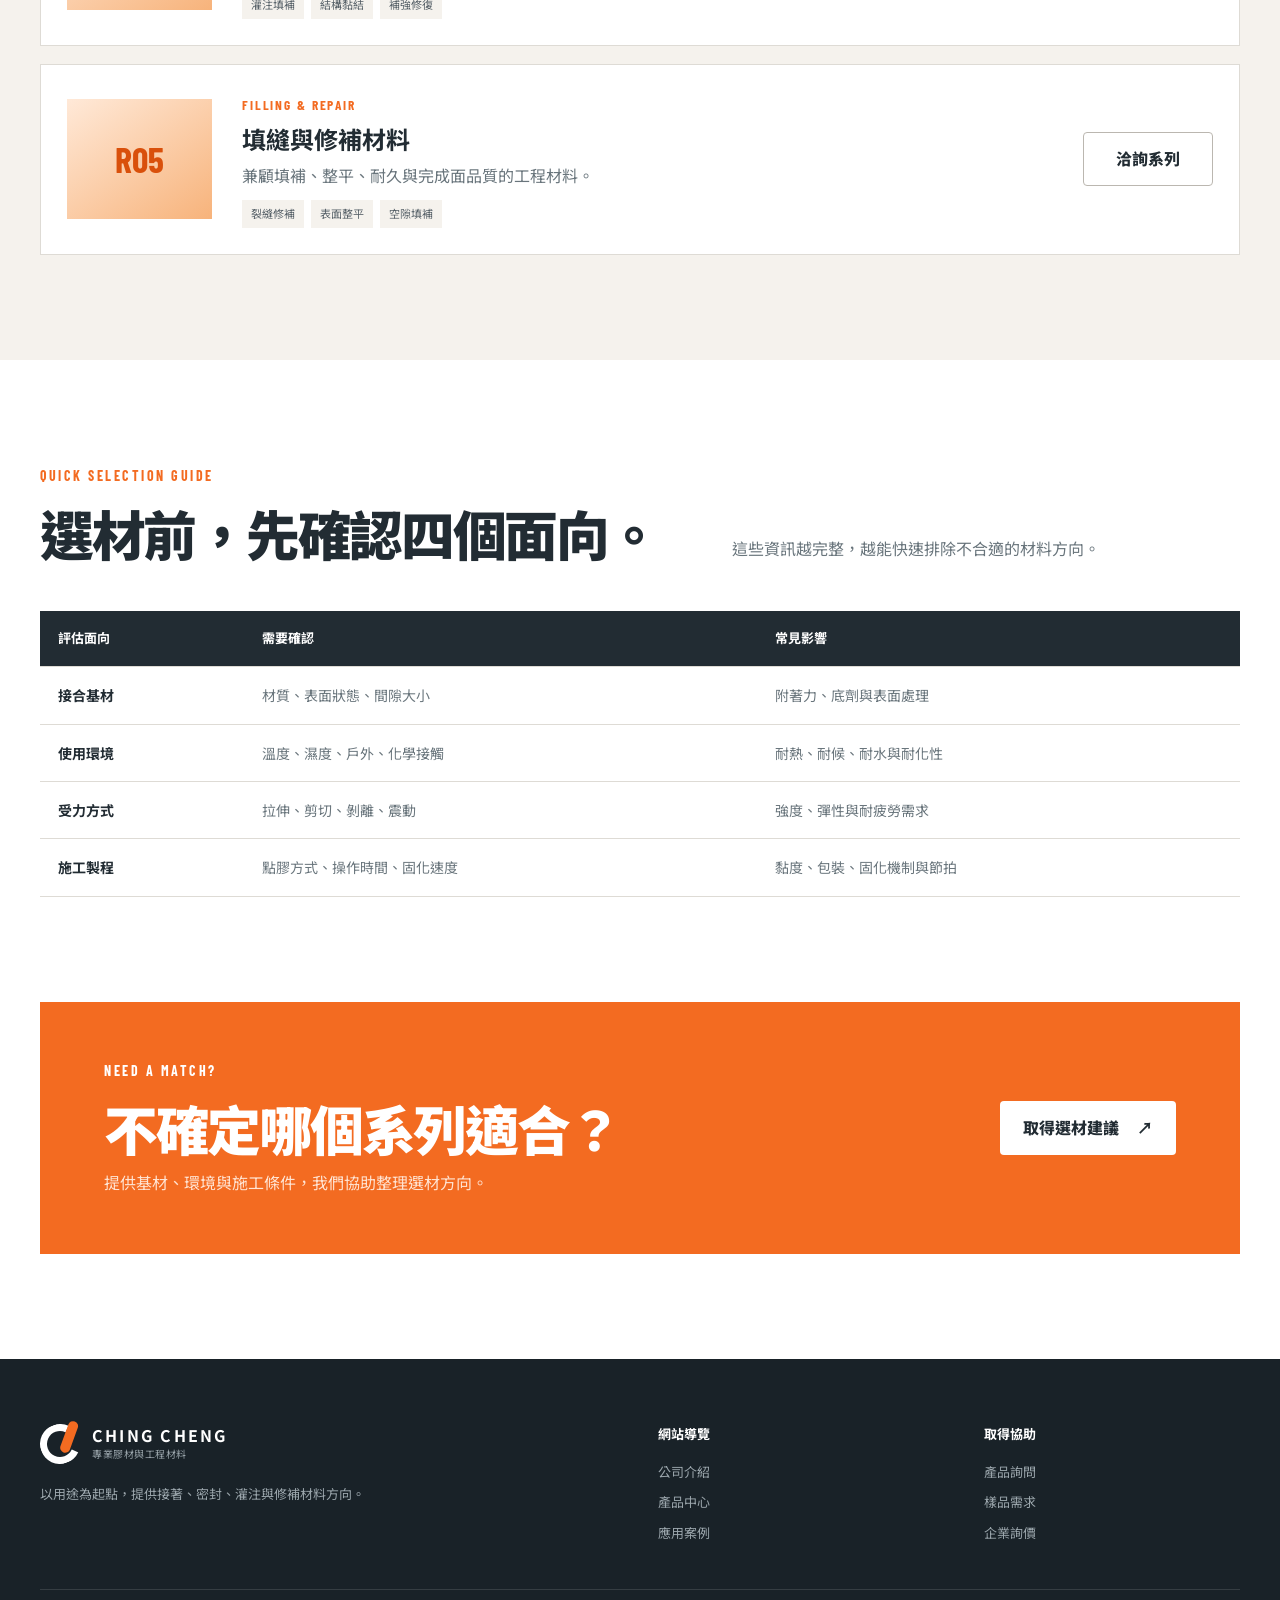
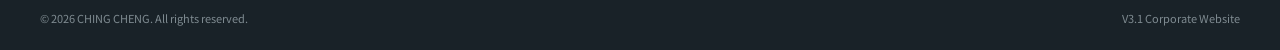
<file: products.html>
<!doctype html>
<html lang="zh-Hant">
<head>
  <meta charset="utf-8"><meta name="viewport" content="width=device-width,initial-scale=1,viewport-fit=cover"><meta name="description" content="瀏覽 CHING CHENG 接著劑、工業用膠、建築用膠、環氧樹脂與填縫修補材料系列。"><meta name="theme-color" content="#222c33">
  <title>產品中心｜CHING CHENG</title><link rel="stylesheet" href="styles.css">
</head>
<body>
  <a class="skip-link" href="#main">跳至主要內容</a>
  <header class="header"><div class="utility"><div class="container">工業接著・建築密封・工程修補 <span>選材與應用諮詢</span></div></div><div class="container nav-wrap"><a class="brand" href="index.html" aria-label="CHING CHENG 首頁"><span class="brand-mark"></span><span><strong>CHING CHENG</strong><small>專業膠材與工程材料</small></span></a><button class="menu" type="button" aria-label="開啟導覽選單" aria-expanded="false" aria-controls="site-nav"><span></span><span></span><span></span></button><nav class="nav" id="site-nav" aria-label="主要導覽"><a href="index.html">首頁</a><a href="about.html">公司介紹</a><a class="active" aria-current="page" href="products.html">產品中心</a><a href="applications.html">應用案例</a><a class="nav-cta" href="contact.html">聯絡我們</a></nav></div></header>
  <main id="main">
    <section class="page-hero" data-index="03"><div class="container reveal"><div class="breadcrumb"><a href="index.html">首頁</a><span>/</span>產品中心</div><p class="eyebrow">PRODUCT CENTER</p><h1>依功能與用途，快速找到材料方向。</h1><p class="lead">產品性能會因型號與施工條件而異。以下先以材料系統分類，詳細規格、TDS 與 MSDS 將於 V3.2 產品獨立頁面提供。</p></div></section>
    <nav class="product-nav" aria-label="產品分類"><div class="container"><a href="#adhesives">接著劑</a><a href="#industrial">工業用膠</a><a href="#construction">建築用膠</a><a href="#epoxy">環氧樹脂</a><a href="#sealants">填縫與修補</a><a href="#guide">選材指南</a></div></nav>
    <section class="section soft"><div class="container"><div class="product-list">
      <article class="product-row reveal" id="adhesives"><div class="product-code">A01</div><div><small>ADHESIVES</small><h3>接著劑系列</h3><p>適用於不同材質間的接合、組裝與一般修補需求。</p><div class="product-meta"><span>多材質接著</span><span>組裝固定</span><span>維修應用</span></div></div><a class="btn secondary" href="contact.html?product=接著劑系列">洽詢系列</a></article>
      <article class="product-row reveal" id="industrial"><div class="product-code">I02</div><div><small>INDUSTRIAL ADHESIVES</small><h3>工業用膠</h3><p>因應製造、設備組裝、零件固定與產線作業的材料需求。</p><div class="product-meta"><span>製程組裝</span><span>零件固定</span><span>設備應用</span></div></div><a class="btn secondary" href="contact.html?product=工業用膠">洽詢系列</a></article>
      <article class="product-row reveal" id="construction"><div class="product-code">C03</div><div><small>CONSTRUCTION SEALANTS</small><h3>建築用膠</h3><p>對應門窗、牆面、接縫、裝修與戶外工程施工。</p><div class="product-meta"><span>接縫密封</span><span>門窗工程</span><span>防水耐候</span></div></div><a class="btn secondary" href="contact.html?product=建築用膠">洽詢系列</a></article>
      <article class="product-row reveal" id="epoxy"><div class="product-code">E04</div><div><small>EPOXY SYSTEMS</small><h3>環氧樹脂</h3><p>提供灌注、補強、黏結與結構修補等應用方向。</p><div class="product-meta"><span>灌注填補</span><span>結構黏結</span><span>補強修復</span></div></div><a class="btn secondary" href="contact.html?product=環氧樹脂">洽詢系列</a></article>
      <article class="product-row reveal" id="sealants"><div class="product-code">R05</div><div><small>FILLING & REPAIR</small><h3>填縫與修補材料</h3><p>兼顧填補、整平、耐久與完成面品質的工程材料。</p><div class="product-meta"><span>裂縫修補</span><span>表面整平</span><span>空隙填補</span></div></div><a class="btn secondary" href="contact.html?product=填縫與修補材料">洽詢系列</a></article>
    </div></div></section>
    <section class="section" id="guide"><div class="container"><div class="section-head reveal"><div><p class="eyebrow">QUICK SELECTION GUIDE</p><h2>選材前，先確認四個面向。</h2></div><p>這些資訊越完整，越能快速排除不合適的材料方向。</p></div><div class="table-scroll reveal"><table class="selection-table"><thead><tr><th>評估面向</th><th>需要確認</th><th>常見影響</th></tr></thead><tbody><tr><td data-label="評估面向">接合基材</td><td data-label="需要確認">材質、表面狀態、間隙大小</td><td data-label="常見影響">附著力、底劑與表面處理</td></tr><tr><td data-label="評估面向">使用環境</td><td data-label="需要確認">溫度、濕度、戶外、化學接觸</td><td data-label="常見影響">耐熱、耐候、耐水與耐化性</td></tr><tr><td data-label="評估面向">受力方式</td><td data-label="需要確認">拉伸、剪切、剝離、震動</td><td data-label="常見影響">強度、彈性與耐疲勞需求</td></tr><tr><td data-label="評估面向">施工製程</td><td data-label="需要確認">點膠方式、操作時間、固化速度</td><td data-label="常見影響">黏度、包裝、固化機制與節拍</td></tr></tbody></table></div></div></section>
    <section class="cta-section"><div class="container cta-panel reveal"><div><p class="eyebrow">NEED A MATCH?</p><h2>不確定哪個系列適合？</h2><p>提供基材、環境與施工條件，我們協助整理選材方向。</p></div><a class="btn light" href="contact.html?topic=selection">取得選材建議 <span>↗</span></a></div></section>
  </main>
  <footer class="footer"><div class="container footer-grid"><div><a class="brand footer-brand" href="index.html"><span class="brand-mark"></span><span><strong>CHING CHENG</strong><small>專業膠材與工程材料</small></span></a><p>以用途為起點，提供接著、密封、灌注與修補材料方向。</p></div><div><strong>網站導覽</strong><a href="about.html">公司介紹</a><a href="products.html">產品中心</a><a href="applications.html">應用案例</a></div><div><strong>取得協助</strong><a href="contact.html">產品詢問</a><a href="contact.html?topic=sample">樣品需求</a><a href="contact.html?topic=quote">企業詢價</a></div></div><div class="container footer-bottom"><span>© <span data-year></span> CHING CHENG. All rights reserved.</span><span>V3.1 Corporate Website</span></div></footer>
  <script src="main.js" defer></script>
</body></html>
</file>
<file: styles.css>
@import url('https://fonts.googleapis.com/css2?family=Barlow+Condensed:wght@600;700&family=Noto+Sans+TC:wght@400;500;600;700;900&display=swap');

:root{--orange:#f36b21;--orange-dark:#d9500b;--ink:#222c33;--ink-2:#303d45;--muted:#69757c;--paper:#f5f2ed;--cream:#fff8f1;--line:#dedbd5;--white:#fff;--max:1200px;--shadow:0 22px 60px rgba(25,34,40,.12)}
*{box-sizing:border-box}
html{scroll-behavior:smooth}
body{margin:0;font-family:'Noto Sans TC',sans-serif;color:var(--ink);background:var(--white);line-height:1.6;-webkit-font-smoothing:antialiased}
body.menu-open{overflow:hidden}
a{color:inherit;text-decoration:none}
button,input,textarea,select{font:inherit}
button{color:inherit}
.skip-link{position:fixed;top:8px;left:8px;z-index:1000;background:var(--ink);color:#fff;padding:10px 16px;transform:translateY(-150%)}
.skip-link:focus{transform:none}
.container{width:min(var(--max),calc(100% - 48px));margin-inline:auto}
.header{position:sticky;top:0;z-index:100;background:rgba(255,255,255,.95);backdrop-filter:blur(16px);border-bottom:1px solid rgba(34,44,51,.1)}
.utility{height:30px;background:var(--ink);color:#c9d0d3;font-size:11px;letter-spacing:.08em;display:flex;align-items:center}
.utility .container{display:flex;justify-content:space-between}.utility span{color:#fff}
.nav-wrap{height:78px;display:flex;align-items:center;justify-content:space-between}
.brand{display:flex;align-items:center;gap:12px}.brand strong{display:block;font-size:16px;letter-spacing:.14em;line-height:1.3}.brand small{display:block;color:var(--muted);font-size:10px;letter-spacing:.05em}
.brand-mark{width:40px;height:40px;border:7px solid var(--ink);border-right-color:transparent;border-radius:50%;position:relative;transform:rotate(-20deg);flex:0 0 auto}
.brand-mark:after{content:'';position:absolute;width:10px;height:33px;background:var(--orange);border-radius:5px;right:-3px;top:-7px;transform:rotate(40deg)}
.nav{display:flex;align-items:center;gap:30px;font-size:14px;font-weight:700}.nav a{position:relative;padding:9px 0}.nav a:not(.nav-cta):after{content:'';position:absolute;left:0;right:100%;bottom:0;height:2px;background:var(--orange);transition:.25s}.nav a:hover:after,.nav a.active:after{right:0}.nav a.active{color:var(--orange)}
.nav-cta{padding:12px 20px!important;border-radius:4px;background:var(--orange);color:#fff;transition:.2s}.nav-cta:hover{background:var(--orange-dark)}
.menu{display:none;width:44px;height:44px;border:0;background:transparent;padding:9px;cursor:pointer}.menu span{display:block;width:25px;height:2px;background:var(--ink);margin:5px auto;transition:.25s}
.menu[aria-expanded="true"] span:nth-child(1){transform:translateY(7px) rotate(45deg)}.menu[aria-expanded="true"] span:nth-child(2){opacity:0}.menu[aria-expanded="true"] span:nth-child(3){transform:translateY(-7px) rotate(-45deg)}

.hero{position:relative;min-height:730px;display:grid;align-items:center;overflow:hidden;background:linear-gradient(112deg,#faf9f6 0 58%,#e9e5df 58%)}
.hero:before{content:'';position:absolute;inset:0;background-image:linear-gradient(rgba(34,44,51,.035) 1px,transparent 1px),linear-gradient(90deg,rgba(34,44,51,.035) 1px,transparent 1px);background-size:48px 48px;mask-image:linear-gradient(90deg,#000,transparent 78%)}
.hero-grid{position:relative;z-index:1;display:grid;grid-template-columns:1.08fr .92fr;gap:70px;align-items:center;padding:70px 0}
.eyebrow{margin:0 0 16px;color:var(--orange);font-family:'Barlow Condensed',sans-serif;font-size:14px;font-weight:700;letter-spacing:.18em;text-transform:uppercase}
h1,h2,h3,p{margin-top:0}.hero h1,.page-hero h1,.section h2,.cta-panel h2{margin-bottom:0;font-weight:900;line-height:1.12;letter-spacing:-.045em}
.hero h1{font-size:clamp(46px,5.5vw,76px)}.hero h1 span{color:var(--orange)}
.lead{max-width:660px;margin:26px 0 0;color:var(--muted);font-size:19px;line-height:1.85}
.lead-sm{color:var(--muted);font-size:17px;line-height:1.9}
.actions{display:flex;gap:12px;flex-wrap:wrap;margin-top:32px}.btn{display:inline-flex;align-items:center;justify-content:center;gap:18px;min-height:52px;padding:13px 22px;border:1px solid transparent;border-radius:4px;font-weight:800;transition:.22s;cursor:pointer}.btn:hover{transform:translateY(-2px)}.primary{background:var(--orange);color:#fff;box-shadow:0 12px 25px rgba(243,107,33,.22)}.primary:hover{background:var(--orange-dark)}.secondary{border-color:#bbb7b0;background:#fff}.secondary:hover{border-color:var(--ink)}.light{background:#fff;color:var(--ink)}
.trust{display:grid;grid-template-columns:repeat(3,1fr);gap:12px;margin-top:45px}.trust div{border-left:2px solid var(--orange);padding-left:13px}.trust b,.trust span{display:block}.trust b{font-size:14px}.trust span{color:var(--muted);font-size:11px;margin-top:2px}
.hero-stage{position:relative;height:550px}.hero-stage:before{content:'';position:absolute;width:370px;height:370px;border-radius:50%;background:var(--orange);right:38px;top:72px;box-shadow:inset -55px -25px 90px rgba(118,38,0,.24)}
.product-pack{position:absolute;z-index:3;width:180px;right:135px;top:40px;transform:rotate(7deg);filter:drop-shadow(20px 34px 30px rgba(34,44,51,.3))}.pack-cap{height:75px;width:92px;margin:auto;background:repeating-linear-gradient(90deg,#202a30 0 5px,#354149 5px 9px);clip-path:polygon(12% 0,88% 0,100% 100%,0 100%)}.pack-body{height:330px;padding:45px 28px 20px;border-radius:18px 18px 10px 10px;background:linear-gradient(100deg,#e4e5e3,#fff 45%,#c7cac8);border:1px solid #a8aeaa;position:relative;overflow:hidden}.pack-body:before{content:'';position:absolute;left:0;right:0;top:35px;height:205px;background:linear-gradient(155deg,var(--orange) 0 65%,#bd470a 66%);clip-path:polygon(0 12%,100% 0,100% 88%,0 100%)}.pack-body small,.pack-body strong,.pack-body span{position:relative;z-index:1;display:block;color:#fff}.pack-body small{font-size:9px;letter-spacing:.16em}.pack-body strong{font-family:'Barlow Condensed',sans-serif;font-size:54px;line-height:.8;margin:28px 0}.pack-body span{font-size:9px;line-height:1.5}.orbit{position:absolute;border:1px solid rgba(34,44,51,.28);border-radius:50%}.orbit-one{width:430px;height:190px;right:10px;top:185px;transform:rotate(-18deg)}.orbit-two{width:210px;height:485px;right:100px;top:22px;transform:rotate(32deg)}
.spec-card{position:absolute;z-index:5;left:0;bottom:35px;width:230px;padding:19px 21px;background:#fff;border-left:4px solid var(--orange);box-shadow:var(--shadow)}.spec-card small,.spec-card b,.spec-card span{display:block}.spec-card small{color:var(--orange);font-family:'Barlow Condensed';font-weight:700;letter-spacing:.1em}.spec-card b{font-size:17px;margin:4px 0}.spec-card span{font-size:12px;color:var(--muted)}
.tech-label{position:absolute;font-family:'Barlow Condensed';font-weight:700;font-size:12px;letter-spacing:.14em;color:#5b666d}.tech-label span{color:var(--orange);margin-right:8px}.label-top{right:10px;top:20px}.label-bottom{right:0;bottom:26px}.hero-index{position:absolute;right:20px;bottom:18px;font-family:'Barlow Condensed';font-weight:700;color:rgba(34,44,51,.35);letter-spacing:.15em}

.section{padding:105px 0}.soft{background:var(--paper)}.dark{background:var(--ink);color:#fff}.split{display:grid;grid-template-columns:1fr 1fr;gap:90px;align-items:center}.intro-strip{padding:82px 0;border-bottom:1px solid var(--line)}.section h2,.cta-panel h2{font-size:clamp(34px,4.2vw,54px)}
.text-link{display:inline-flex;gap:30px;align-items:center;border-bottom:1px solid var(--ink);padding:4px 0 7px;font-weight:800}.text-link span{color:var(--orange)}
.section-head{display:grid;grid-template-columns:1.1fr .9fr;align-items:end;gap:70px;margin-bottom:48px}.section-head>p{margin:0;color:var(--muted);line-height:1.85}.dark .section-head>p{color:#b9c0c4}
.category-grid{display:grid;grid-template-columns:repeat(6,1fr);gap:14px}.category-card{position:relative;grid-column:span 2;min-height:235px;padding:26px;background:#fff;border:1px solid var(--line);display:flex;flex-direction:column;justify-content:flex-end;overflow:hidden;transition:.25s}.category-card:hover{transform:translateY(-5px);border-color:var(--orange);box-shadow:var(--shadow)}.category-card.featured{grid-column:span 4;grid-row:span 2;min-height:484px;background:var(--ink);color:#fff}.category-card small{color:var(--orange);font-family:'Barlow Condensed';letter-spacing:.14em;font-weight:700}.category-card h3{font-size:24px;margin:5px 0}.category-card p{margin:0;color:var(--muted);font-size:14px}.category-card.featured p{color:#c2c8cb}.category-card>b{position:absolute;right:24px;bottom:25px;color:var(--orange);font-size:22px}.card-no{position:absolute;right:22px;top:18px;color:#a7adaf;font-family:'Barlow Condensed';font-weight:700}.material-orb{position:absolute;width:320px;height:320px;border-radius:50%;right:-45px;top:22px;background:radial-gradient(circle at 32% 25%,#ffb16b,var(--orange) 38%,#a83b06 75%);box-shadow:inset -35px -22px 55px rgba(73,25,0,.35)}.material-orb:after{content:'';position:absolute;inset:45px;border:1px solid rgba(255,255,255,.3);border-radius:50%}
.process-section{position:relative;overflow:hidden}.process-section:before{content:'CC';position:absolute;right:-30px;top:-170px;font-family:'Barlow Condensed';font-size:430px;font-weight:700;line-height:1;color:rgba(255,255,255,.025)}.process-grid{position:relative;display:grid;grid-template-columns:repeat(4,1fr);border-top:1px solid rgba(255,255,255,.2)}.process-card{padding:32px 28px 5px 0;border-right:1px solid rgba(255,255,255,.15);min-height:215px}.process-card:not(:first-child){padding-left:28px}.process-card b{font-family:'Barlow Condensed';font-size:18px;color:var(--orange)}.process-card h3{font-size:21px;margin:45px 0 8px}.process-card p{color:#b9c0c4;font-size:14px;line-height:1.8}
.applications-preview .section-head{grid-template-columns:1fr auto}.application-bands{display:grid;grid-template-columns:repeat(3,1fr);gap:15px}.app-band{position:relative;min-height:390px;padding:30px;display:flex;flex-direction:column;justify-content:flex-end;color:#fff;overflow:hidden;isolation:isolate}.app-band:before,.case-visual:before{content:'';position:absolute;inset:0;z-index:-2;background:linear-gradient(145deg,#e18343,#443c38)}.app-band:after,.case-visual:after{content:'';position:absolute;inset:0;z-index:-1;background:linear-gradient(180deg,transparent 15%,rgba(20,27,32,.9) 100%)}.app-building:before{background:linear-gradient(135deg,#9da7aa,#3d4a51)}.app-maintenance:before{background:linear-gradient(135deg,#d8a16e,#3c4548)}.app-band span{color:#ffb67e;font-size:12px;font-weight:800}.app-band h3{font-size:26px;margin:8px 0}.app-band p{margin:0;color:#d5dbde}.app-band:hover:before{transform:scale(1.06)}.app-band:before{transition:.45s}
.cta-section{padding:0 0 105px}.cta-panel{display:flex;align-items:center;justify-content:space-between;gap:60px;padding:58px 64px;background:var(--orange);color:#fff}.cta-panel .eyebrow{color:#fff}.cta-panel p:last-child{margin:12px 0 0;color:#ffe3d2}

.page-hero{position:relative;padding:110px 0 95px;background:var(--paper);overflow:hidden}.page-hero:after{content:attr(data-index);position:absolute;right:4vw;bottom:-.21em;font-family:'Barlow Condensed';font-size:220px;font-weight:700;color:rgba(34,44,51,.05)}.page-hero h1{max-width:900px;font-size:clamp(44px,6vw,76px)}.page-hero .lead{max-width:770px}.breadcrumb{display:flex;gap:9px;align-items:center;margin-bottom:28px;color:var(--muted);font-size:12px}.breadcrumb span{color:var(--orange)}
.value-grid{display:grid;grid-template-columns:repeat(3,1fr);gap:18px}.value-card{padding:32px;border-top:3px solid var(--orange);background:#fff;box-shadow:0 10px 35px rgba(34,44,51,.06)}.value-card b{font-family:'Barlow Condensed';font-size:14px;color:var(--orange)}.value-card h3{font-size:22px;margin:30px 0 10px}.value-card p{color:var(--muted);margin:0}.service-steps{display:grid;gap:0;border-top:1px solid var(--line)}.service-step{display:grid;grid-template-columns:100px 1fr 1fr;gap:38px;padding:30px 0;border-bottom:1px solid var(--line);align-items:start}.service-step>b{font-family:'Barlow Condensed';font-size:34px;color:var(--orange)}.service-step h3{font-size:22px;margin:3px 0}.service-step p{color:var(--muted);margin:3px 0;line-height:1.8}
.product-nav{position:sticky;top:108px;z-index:20;background:#fff;border-bottom:1px solid var(--line)}.product-nav .container{display:flex;overflow-x:auto}.product-nav a{padding:17px 18px;white-space:nowrap;font-size:13px;font-weight:700}.product-nav a:hover{color:var(--orange)}
.product-list{display:grid;gap:18px}.product-row{display:grid;grid-template-columns:145px 1fr auto;gap:30px;align-items:center;padding:26px;background:#fff;border:1px solid var(--line)}.product-code{height:120px;background:linear-gradient(145deg,#ffe9d8,#f7b37b);display:grid;place-items:center;font-family:'Barlow Condensed';font-weight:700;font-size:36px;color:var(--orange-dark)}.product-row small{font-family:'Barlow Condensed';font-weight:700;letter-spacing:.14em;color:var(--orange)}.product-row h3{font-size:24px;margin:4px 0}.product-row p{margin:0;color:var(--muted)}.product-meta{display:flex;gap:7px;flex-wrap:wrap;margin-top:12px}.product-meta span{padding:5px 9px;background:var(--paper);font-size:11px;color:#59636a}.product-row .btn{min-width:130px}
.selection-table{width:100%;border-collapse:collapse;background:#fff}.selection-table th,.selection-table td{padding:17px 18px;border-bottom:1px solid var(--line);text-align:left}.selection-table th{background:var(--ink);color:#fff;font-size:13px}.selection-table td{color:var(--muted);font-size:14px}.selection-table td:first-child{color:var(--ink);font-weight:700}
.case-grid{display:grid;grid-template-columns:repeat(2,1fr);gap:22px}.case-card{border:1px solid var(--line);background:#fff}.case-visual{height:245px;position:relative;overflow:hidden;isolation:isolate;padding:24px;color:#fff}.case-visual span{font-family:'Barlow Condensed';font-weight:700;letter-spacing:.12em}.case-card:nth-child(2) .case-visual:before{background:linear-gradient(145deg,#87979e,#2b3941)}.case-card:nth-child(3) .case-visual:before{background:linear-gradient(145deg,#d4a477,#514038)}.case-card:nth-child(4) .case-visual:before{background:linear-gradient(145deg,#b3a38e,#4c5555)}.case-content{padding:26px}.case-content h3{font-size:24px;margin-bottom:12px}.case-content p{color:var(--muted)}.case-tags{display:flex;gap:7px;flex-wrap:wrap}.case-tags span{font-size:11px;background:var(--paper);padding:5px 9px}
.contact-layout{display:grid;grid-template-columns:.8fr 1.2fr;gap:60px;align-items:start}.contact-aside{position:sticky;top:145px}.contact-aside h2{font-size:40px;line-height:1.2}.contact-aside p{color:var(--muted)}.contact-checklist{margin:30px 0 0;padding:0;list-style:none}.contact-checklist li{padding:13px 0;border-bottom:1px solid var(--line)}.contact-checklist li:before{content:'✓';color:var(--orange);font-weight:900;margin-right:12px}.contact-form{padding:42px;background:#fff;box-shadow:var(--shadow)}.form-grid{display:grid;grid-template-columns:1fr 1fr;gap:18px}.field{display:grid;gap:8px}.field.full{grid-column:1/-1}.field label{font-weight:700;font-size:13px}.required{color:var(--orange)}input,textarea,select{width:100%;border:1px solid #cfcac2;border-radius:0;background:#fff;padding:13px 14px;outline:none}input:focus,textarea:focus,select:focus{border-color:var(--orange);box-shadow:0 0 0 3px rgba(243,107,33,.1)}textarea{resize:vertical}.form-note{font-size:12px;color:var(--muted);margin:16px 0}.form-status{display:none;margin:0 0 18px;padding:14px;background:#eaf7ee;color:#28653b}.form-status.show{display:block}

.footer{padding:65px 0 22px;background:#192228;color:#fff}.footer-grid{display:grid;grid-template-columns:1.5fr .7fr .7fr;gap:70px;padding-bottom:45px}.footer-brand .brand-mark{border-color:#fff;border-right-color:transparent}.footer-brand small{color:#9ba6ac}.footer-grid p{max-width:420px;color:#9ba6ac;font-size:13px;margin-top:20px}.footer-grid>div:not(:first-child){display:grid;align-content:start;gap:10px;font-size:13px}.footer-grid>div:not(:first-child)>strong{margin-bottom:7px;color:#fff}.footer-grid>div:not(:first-child)>a{color:#9ba6ac}.footer-grid a:hover{color:var(--orange)}.footer-bottom{display:flex;justify-content:space-between;padding-top:20px;border-top:1px solid rgba(255,255,255,.12);color:#7f8b91;font-size:11px}
.light-process{color:var(--ink);border-color:var(--line)}.light-process .process-card{border-color:var(--line)}.light-process .process-card p{color:var(--muted)}
.reveal{opacity:0;transform:translateY(22px);transition:opacity .65s ease,transform .65s ease}.reveal.show{opacity:1;transform:none}

@media (prefers-reduced-motion:reduce){html{scroll-behavior:auto}.reveal{opacity:1;transform:none;transition:none}.category-card,.btn,.app-band:before{transition:none}}
@media(max-width:900px){.container{width:min(var(--max),calc(100% - 36px))}.utility{display:none}.nav-wrap{height:72px}.menu{display:block}.nav{display:none;position:fixed;top:72px;left:0;right:0;height:calc(100vh - 72px);padding:35px 24px;background:#fff;align-items:flex-start;flex-direction:column;gap:12px;font-size:20px}.nav.open{display:flex}.nav a{width:100%;padding:13px 0}.nav-cta{text-align:center;margin-top:10px}.hero{min-height:auto;background:linear-gradient(145deg,#faf9f6,#e9e5df)}.hero-grid{grid-template-columns:1fr;padding:75px 0 45px;gap:25px}.hero-stage{height:480px;max-width:570px;width:100%;margin:auto}.split,.section-head,.contact-layout{grid-template-columns:1fr;gap:28px}.category-grid{grid-template-columns:repeat(2,1fr)}.category-card,.category-card.featured{grid-column:span 1;grid-row:auto;min-height:245px}.category-card.featured{grid-column:1/-1;min-height:420px}.process-grid{grid-template-columns:repeat(2,1fr)}.process-card{border-bottom:1px solid rgba(255,255,255,.15)}.process-card:nth-child(3){padding-left:0}.application-bands{grid-template-columns:1fr}.app-band{min-height:280px}.cta-panel{padding:44px;align-items:flex-start;flex-direction:column}.value-grid{grid-template-columns:1fr 1fr}.product-nav{top:72px}.product-row{grid-template-columns:120px 1fr}.product-row .btn{grid-column:1/-1}.contact-aside{position:static}.footer-grid{grid-template-columns:1.3fr 1fr 1fr;gap:35px}}
@media(max-width:600px){.container{width:min(var(--max),calc(100% - 28px))}.section{padding:78px 0}.hero h1{font-size:43px}.lead{font-size:17px}.hero-stage{height:405px}.hero-stage:before{width:290px;height:290px;right:10px}.product-pack{transform:rotate(7deg) scale(.78);transform-origin:top;right:74px}.orbit-one{width:320px;right:-5px}.orbit-two{right:55px}.spec-card{bottom:16px}.label-bottom{display:none}.trust{grid-template-columns:1fr}.category-grid,.process-grid,.value-grid,.case-grid{grid-template-columns:1fr}.category-card.featured{grid-column:auto;min-height:340px}.material-orb{width:220px;height:220px}.process-card,.process-card:not(:first-child){padding:26px 0}.process-card h3{margin-top:22px}.applications-preview .section-head{grid-template-columns:1fr}.cta-section{padding-bottom:78px}.cta-panel{padding:34px 26px}.page-hero{padding:75px 0}.page-hero:after{font-size:140px}.service-step{grid-template-columns:60px 1fr}.service-step p{grid-column:2}.product-row{grid-template-columns:1fr}.product-code{height:100px}.selection-table{min-width:640px}.table-scroll{overflow-x:auto}.form-grid{grid-template-columns:1fr}.field.full{grid-column:auto}.contact-form{padding:27px 20px}.footer-grid{grid-template-columns:1fr}.footer-bottom{flex-direction:column;gap:6px}}

/* V3.1.1：手機展示最佳化 */
body{overflow-x:hidden}.btn,.menu,.product-nav a{touch-action:manipulation}[id]{scroll-margin-top:150px}
@media(max-width:600px){
  html{scroll-padding-top:112px}
  .header{padding-top:env(safe-area-inset-top)}
  .nav-wrap{height:64px}
  .brand-mark{width:36px;height:36px;border-width:6px}.brand-mark:after{height:29px}
  .nav{top:calc(64px + env(safe-area-inset-top));height:calc(100dvh - 64px - env(safe-area-inset-top));padding:22px max(20px,env(safe-area-inset-right)) calc(28px + env(safe-area-inset-bottom)) max(20px,env(safe-area-inset-left));gap:2px;overflow-y:auto}
  .nav a{display:flex;align-items:center;min-height:52px}.nav-cta{justify-content:center;margin-top:12px}
  .hero-grid{padding:48px 0 28px;gap:10px}
  .hero h1{font-size:clamp(39px,11.4vw,46px);line-height:1.12}
  .lead{margin-top:20px;font-size:16px;line-height:1.75}
  .actions{display:grid;grid-template-columns:1fr;gap:10px;margin-top:26px}.actions .btn{width:100%;min-height:54px}
  .trust{grid-template-columns:repeat(3,minmax(145px,1fr));gap:9px;margin-top:30px;padding-bottom:8px;overflow-x:auto;scroll-snap-type:x proximity;scrollbar-width:none}.trust::-webkit-scrollbar{display:none}.trust div{min-height:67px;padding:11px 12px;background:rgba(255,255,255,.72);scroll-snap-align:start}.trust span{font-size:10px}
  .hero-stage{height:315px;max-width:390px;overflow:hidden}
  .hero-stage:before{width:238px;height:238px;right:14px;top:38px}
  .product-pack{right:66px;top:6px;transform:rotate(7deg) scale(.62);transform-origin:top right}
  .orbit-one{width:280px;height:120px;right:-16px;top:115px}.orbit-two{display:none}
  .spec-card{left:0;bottom:8px;width:195px;padding:14px 16px}.spec-card b{font-size:15px}.spec-card span{font-size:11px}
  .label-top,.label-bottom{display:none}.hero-index{right:14px;bottom:9px;font-size:11px}
  .section{padding:64px 0}.intro-strip{padding:60px 0}.section-head{gap:18px;margin-bottom:30px}.section h2,.cta-panel h2{font-size:clamp(32px,9.4vw,39px);line-height:1.16}.lead-sm{font-size:16px;line-height:1.8}.text-link{min-height:46px}
  .category-grid{gap:11px}.category-card,.category-card.featured{min-height:205px;padding:22px}.category-card.featured{min-height:280px}.category-card h3{font-size:22px}.material-orb{width:185px;height:185px;right:-38px;top:16px}.category-card>b{bottom:20px}
  .process-card,.process-card:not(:first-child){min-height:auto;padding:22px 0;border-right:0}.process-card h3{margin:13px 0 5px}.process-card p{margin-bottom:0}
  .app-band{min-height:225px;padding:24px}.app-band h3{font-size:23px}.app-band p{font-size:14px}
  .cta-section{padding-bottom:64px}.cta-panel{gap:28px;padding:32px 24px}.cta-panel .btn{width:100%;min-height:54px}
  .page-hero{padding:56px 0 52px}.page-hero h1{font-size:clamp(38px,10.8vw,45px);line-height:1.14}.page-hero:after{right:-8px;font-size:112px}.breadcrumb{margin-bottom:20px}
  .value-card{padding:25px}.value-card h3{margin-top:20px}
  .service-step{grid-template-columns:48px 1fr;gap:16px;padding:23px 0}.service-step>b{font-size:29px}.service-step h3{font-size:20px}.service-step p{grid-column:2;margin-top:-6px}
  .product-nav{top:calc(64px + env(safe-area-inset-top))}.product-nav:after{content:'';position:absolute;right:0;top:0;bottom:0;width:30px;pointer-events:none;background:linear-gradient(90deg,transparent,#fff)}.product-nav .container{width:100%;padding:0 18px;margin:0;overflow-x:auto;scroll-snap-type:x proximity;scrollbar-width:none}.product-nav .container::-webkit-scrollbar{display:none}.product-nav a{display:flex;align-items:center;min-height:49px;padding:12px 14px;scroll-snap-align:start}
  [id]{scroll-margin-top:125px}
  .product-list{gap:13px}.product-row{grid-template-columns:76px 1fr;gap:16px;padding:19px}.product-code{height:76px;font-size:27px}.product-row h3{font-size:21px}.product-row p{font-size:14px}.product-meta{gap:5px}.product-row .btn{grid-column:1/-1;width:100%}
  .table-scroll{overflow:visible}.selection-table{min-width:0;background:transparent}.selection-table thead{position:absolute;width:1px;height:1px;overflow:hidden;clip:rect(0 0 0 0);white-space:nowrap}.selection-table,.selection-table tbody,.selection-table tr,.selection-table td{display:block;width:100%}.selection-table tr{margin-bottom:12px;padding:10px 17px;background:#fff;border-top:3px solid var(--orange);box-shadow:0 8px 24px rgba(34,44,51,.07)}.selection-table td{display:grid;grid-template-columns:86px 1fr;gap:12px;padding:10px 0;border-bottom:1px solid var(--line);font-size:13px}.selection-table td:last-child{border-bottom:0}.selection-table td:before{content:attr(data-label);color:var(--ink);font-size:12px;font-weight:700}.selection-table td:first-child{color:var(--orange)}
  .case-visual{height:190px}.case-content{padding:22px}.case-content h3{font-size:22px}
  .contact-layout{gap:36px}.contact-aside h2{font-size:34px}.contact-checklist{margin-top:22px}.contact-form{padding:25px 18px}.form-grid{gap:15px}.field label{font-size:13px}input,textarea,select{min-height:50px;padding:13px;font-size:16px}.contact-form .btn{width:100%;min-height:54px}.form-note{line-height:1.7}
  .footer{padding-top:52px;padding-bottom:calc(22px + env(safe-area-inset-bottom))}.footer-grid{gap:34px;padding-bottom:34px}.footer-grid>div:not(:first-child)>a{display:flex;align-items:center;min-height:42px}.footer-bottom{gap:8px}
}
@media(max-width:380px){.container{width:calc(100% - 24px)}.brand small{display:none}.hero h1{font-size:37px}.hero-stage{height:290px}.hero-stage:before{width:215px;height:215px}.product-pack{right:48px;transform:rotate(7deg) scale(.57)}.spec-card{width:180px}.product-row{grid-template-columns:64px 1fr;padding:16px}.product-code{height:64px;font-size:24px}.selection-table td{grid-template-columns:78px 1fr}}
@media(hover:none){.btn:hover,.category-card:hover{transform:none}.app-band:hover:before{transform:none}}
</file>
